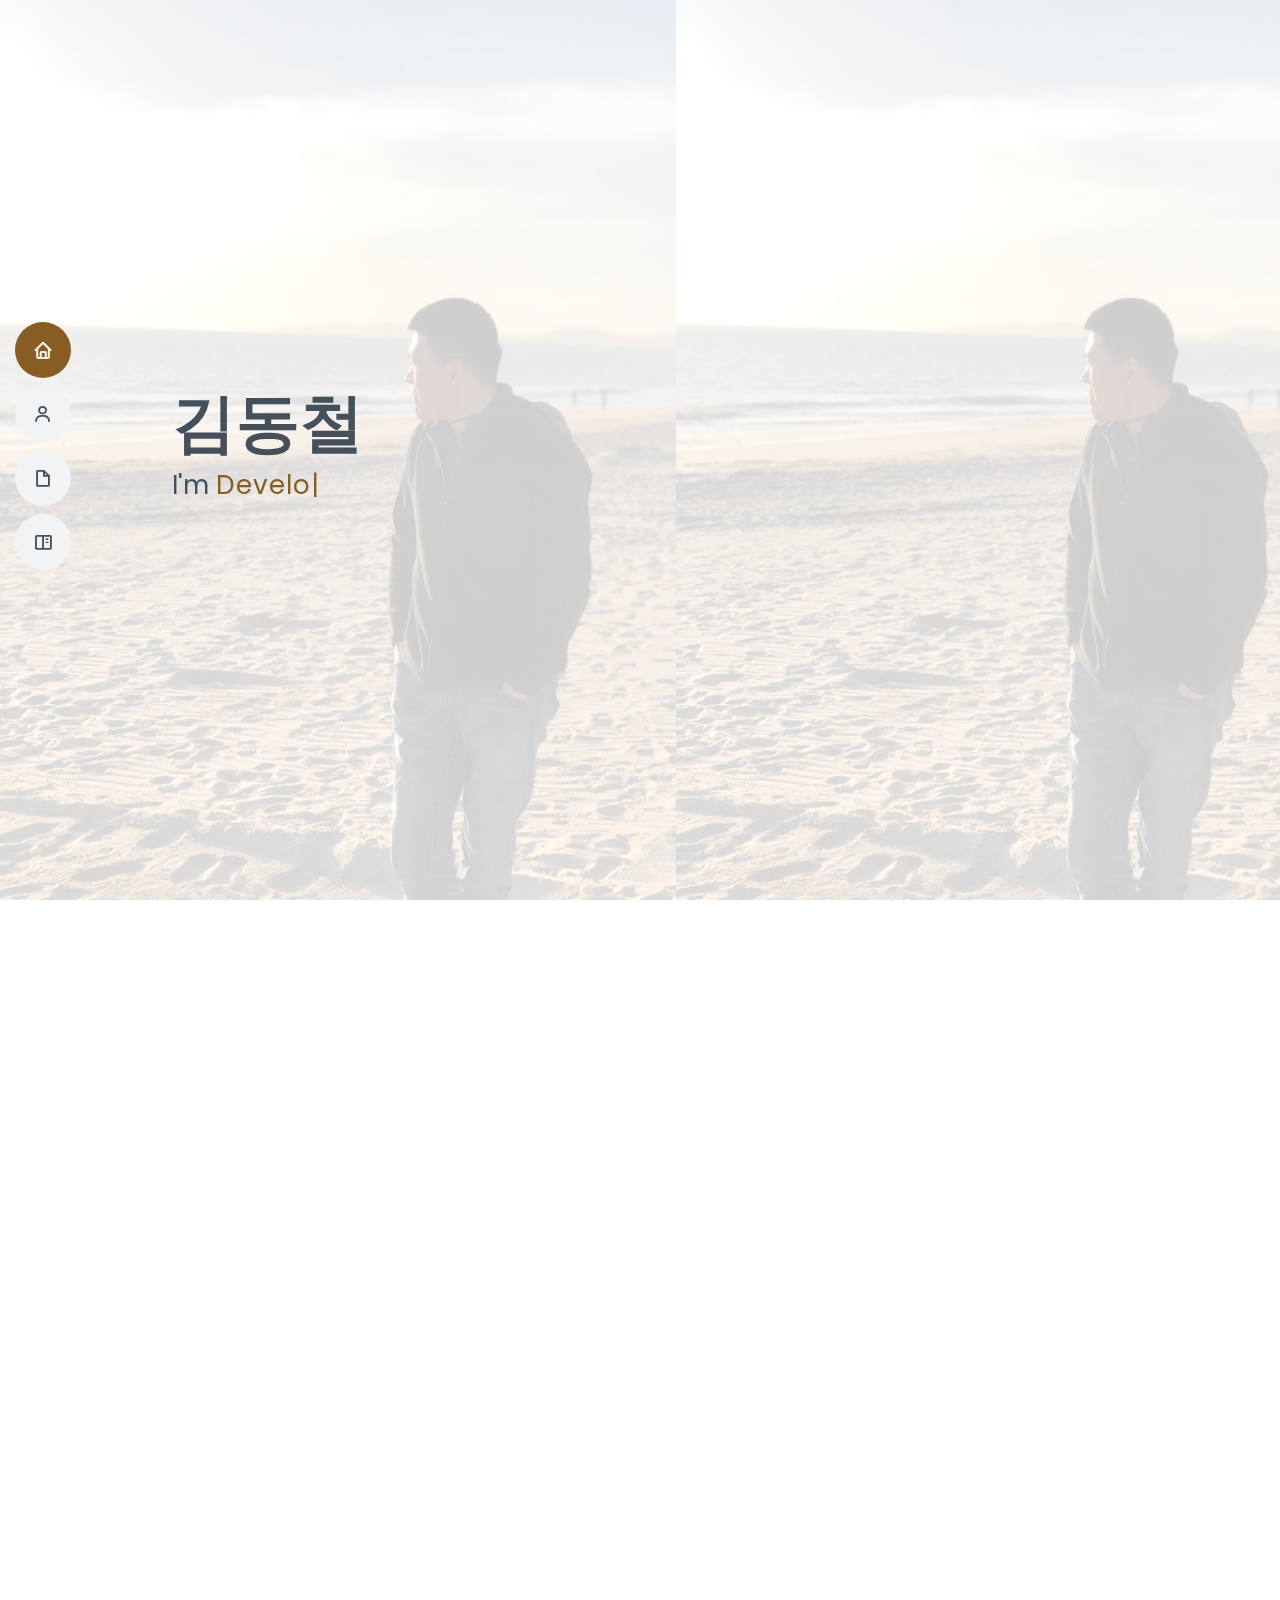
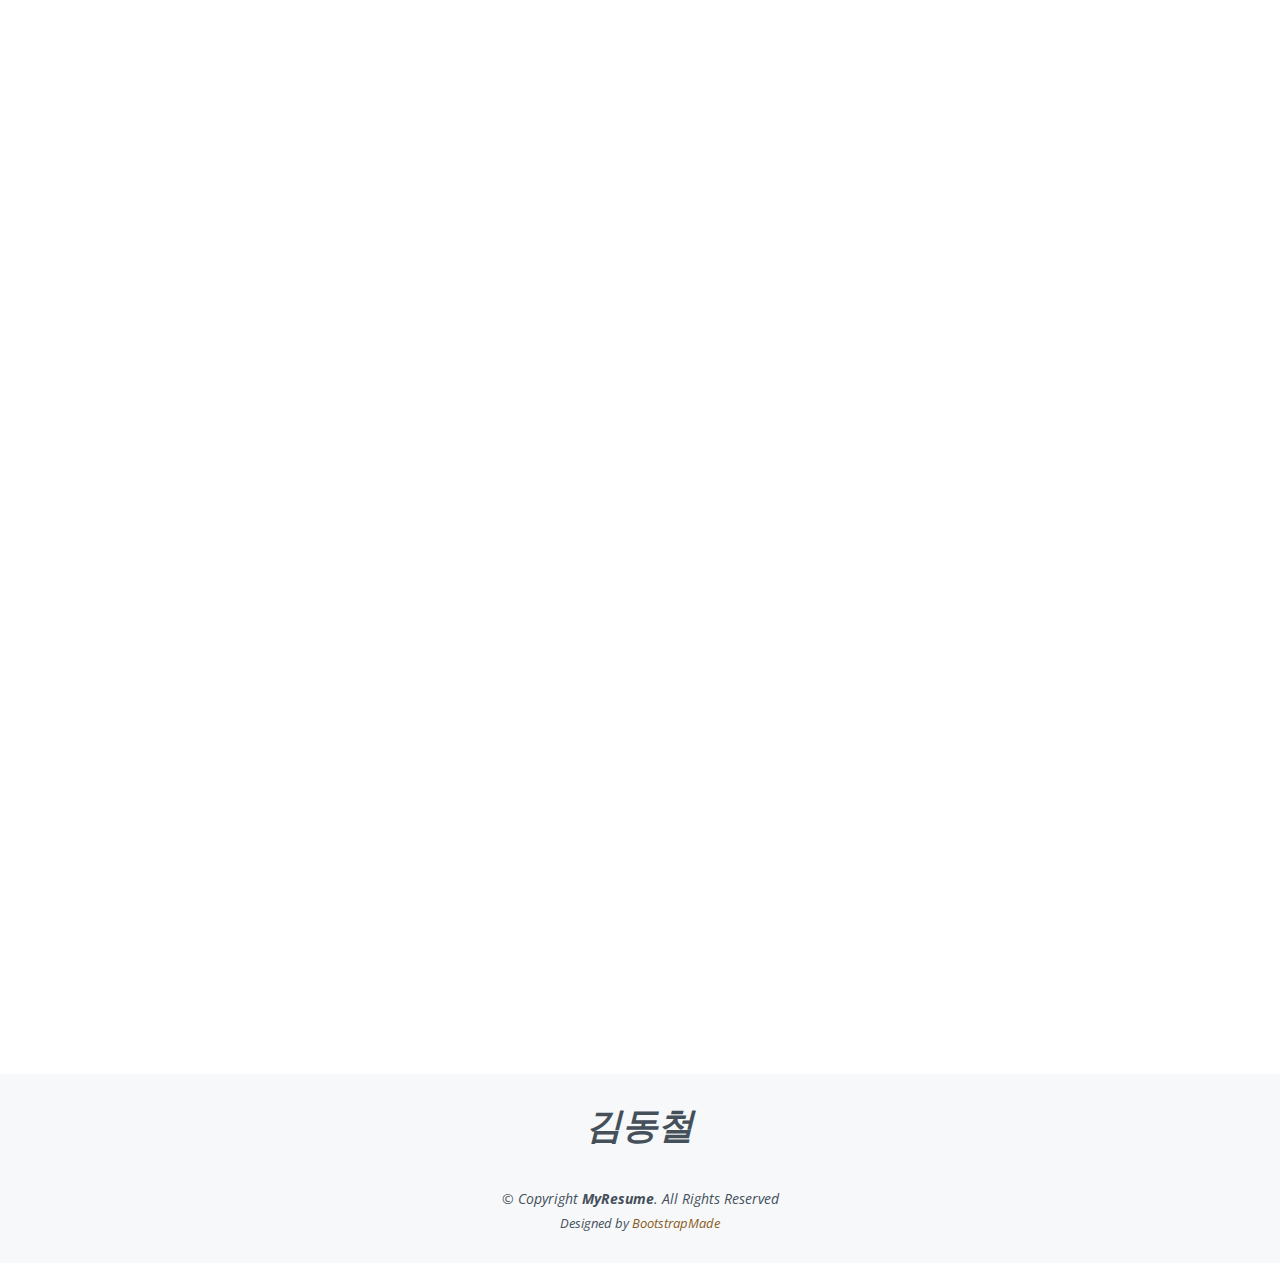
<file: index.html>
<!DOCTYPE html>
<html lang="en">

<head>
  <meta charset="utf-8">
  <meta content="width=device-width, initial-scale=1.0" name="viewport">

  <title>김동철 포트폴리오</title>
  <meta content="" name="description">
  <meta content="" name="keywords">

  <!-- Favicons -->
  <link href="assets/img/favicon.png" rel="icon">
  <link href="assets/img/apple-touch-icon.png" rel="apple-touch-icon">

  <!-- Google Fonts -->
  <link href="https://fonts.googleapis.com/css?family=Open+Sans:300,300i,400,400i,600,600i,700,700i|Raleway:300,300i,400,400i,500,500i,600,600i,700,700i|Poppins:300,300i,400,400i,500,500i,600,600i,700,700i" rel="stylesheet">

  <!-- Vendor CSS Files -->
  <link href="assets/vendor/aos/aos.css" rel="stylesheet">
  <link href="assets/vendor/bootstrap/css/bootstrap.min.css" rel="stylesheet">
  <link href="assets/vendor/bootstrap-icons/bootstrap-icons.css" rel="stylesheet">
  <link href="assets/vendor/boxicons/css/boxicons.min.css" rel="stylesheet">
  <link href="assets/vendor/glightbox/css/glightbox.min.css" rel="stylesheet">
  <link href="assets/vendor/swiper/swiper-bundle.min.css" rel="stylesheet">

  <!-- Template Main CSS File -->
  <link href="assets/css/style.css" rel="stylesheet">

  <!-- =======================================================
  * Template Name: MyResume - v4.6.0
  * Template URL: https://bootstrapmade.com/free-html-bootstrap-template-my-resume/
  * Author: BootstrapMade.com
  * License: https://bootstrapmade.com/license/
  ======================================================== -->
</head>

<body>

  <!-- ======= Mobile nav toggle button ======= -->
  <!-- <button type="button" class="mobile-nav-toggle d-xl-none"><i class="bi bi-list mobile-nav-toggle"></i></button> -->
  <i class="bi bi-list mobile-nav-toggle d-xl-none"></i>
  <!-- ======= Header ======= -->
  <header id="header" class="d-flex flex-column justify-content-center">

    <nav id="navbar" class="navbar nav-menu">
      <ul>
        <li><a href="#hero" class="nav-link scrollto active"><i class="bx bx-home"></i> <span>Home</span></a></li>
        <li><a href="#about" class="nav-link scrollto"><i class="bx bx-user"></i> <span>About</span></a></li>
        <li><a href="#resume" class="nav-link scrollto"><i class="bx bx-file-blank"></i> <span>Resume</span></a></li>
        <li><a href="#portfolio" class="nav-link scrollto"><i class="bx bx-book-content"></i> <span>Portfolio</span></a></li>
        <!-- <li><a href="#services" class="nav-link scrollto"><i class="bx bx-server"></i> <span>Services</span></a></li> -->
        <!-- <li><a href="#contact" class="nav-link scrollto"><i class="bx bx-envelope"></i> <span>Contact</span></a></li> -->
      </ul>
    </nav><!-- .nav-menu -->

  </header><!-- End Header -->

  <!-- ======= Hero Section ======= -->
  <section id="hero" class="d-flex flex-column justify-content-center">
    <div class="container" data-aos="zoom-in" data-aos-delay="100">
      <h1>김동철</h1>
      <p>I'm <span class="typed" data-typed-items="Developer"></span></p>
      <!-- <div class="social-links">
        <a href="#" class="twitter"><i class="bx bxl-twitter"></i></a>
        <a href="#" class="facebook"><i class="bx bxl-facebook"></i></a>
        <a href="#" class="instagram"><i class="bx bxl-instagram"></i></a>
        <a href="#" class="google-plus"><i class="bx bxl-skype"></i></a>
        <a href="#" class="linkedin"><i class="bx bxl-linkedin"></i></a>
      </div> -->
    </div>
  </section><!-- End Hero -->

  <main id="main">

    <!-- ======= About Section ======= -->
    <section id="about" class="about">
      <div class="container" data-aos="fade-up">

        <div class="section-title">
          <h2>About</h2>
          
          <p>김동철</p>
        </div>

        <div class="row">
          <div class="col-lg-4">
            <img src="assets/img/profile-img4.jpeg" class="img-fluid" alt="">
          </div>
          <div class="col-lg-8 pt-4 pt-lg-0 content">
            <h3>응용 소프트웨어 개발자</h3>
            <p class="fst-italic">
            </p>
            <div class="row">
              <div class="col-lg-6">
                <ul>
                  <li><i class="bi bi-chevron-right"></i> <strong>생년월일:</strong> <span>1994년 8월 23일</span></li>
                  <li><i class="bi bi-chevron-right"></i> <strong>블로그:</strong> <span><a href="https://lhoiktiv.tistory.com/" target="_blank" rel="noopener noreferrer"> https://lhoiktiv.tistory.com/</a></span></li>
                  <li><i class="bi bi-chevron-right"></i> <strong>Email:</strong> <span>ehdcjf940823@gmail.com</span></li>
                  <li><i class="bi bi-chevron-right"></i> <strong>github:</strong> <span><a href="https://github.com/ehdcjf" target="_blank" rel="noopener noreferrer">https://github.com/ehdcjf</a> </span></li>
                </ul>
              </div>
              <div class="col-lg-6">
                <ul>
                  
                  <li><i class="bi bi-chevron-right"></i> <strong>병역:</strong> <span>육군 병장 만기제대</span></li>
                  <li><i class="bi bi-chevron-right"></i> <strong>전화번호:</strong> <span>010 7428 0177</span></li>
                  <li><i class="bi bi-chevron-right"></i> <strong>거주지:</strong> <span>서울특별시 <del>송파구</del>  은평구 </span></li>
                </ul>
              </div>
            </div>
            <p>
              
            </p>
          </div>
        </div>

      </div>
    </section><!-- End About Section -->

    <!-- ======= Facts Section ======= -->
     <!--<section id="facts" class="facts">
      <div class="container" data-aos="fade-up">

        <div class="section-title">
          <h2>Facts</h2>
          <p>Magnam dolores commodi suscipit. Necessitatibus eius consequatur ex aliquid fuga eum quidem. Sit sint consectetur velit. Quisquam quos quisquam cupiditate. Et nemo qui impedit suscipit alias ea. Quia fugiat sit in iste officiis commodi quidem hic quas.</p>
        </div>

        <div class="row">

          <div class="col-lg-3 col-md-6">
            <div class="count-box">
              <i class="bi bi-emoji-smile"></i>
              <span data-purecounter-start="0" data-purecounter-end="232" data-purecounter-duration="1" class="purecounter"></span>
              <p>Happy Clients</p>
            </div>
          </div>

          <div class="col-lg-3 col-md-6 mt-5 mt-md-0">
            <div class="count-box">
              <i class="bi bi-journal-richtext"></i>
              <span data-purecounter-start="0" data-purecounter-end="521" data-purecounter-duration="1" class="purecounter"></span>
              <p>Projects</p>
            </div>
          </div>

          <div class="col-lg-3 col-md-6 mt-5 mt-lg-0">
            <div class="count-box">
              <i class="bi bi-headset"></i>
              <span data-purecounter-start="0" data-purecounter-end="1463" data-purecounter-duration="1" class="purecounter"></span>
              <p>Hours Of Support</p>
            </div>
          </div>

          <div class="col-lg-3 col-md-6 mt-5 mt-lg-0">
            <div class="count-box">
              <i class="bi bi-award"></i>
              <span data-purecounter-start="0" data-purecounter-end="25" data-purecounter-duration="1" class="purecounter"></span>
              <p>Awards</p>
            </div>
          </div>

        </div>

      </div>
    </section>-->   <!-- End Facts Section -->

    <!-- ======= Skills Section ======= -->
    <section id="skills" class="skills section-bg">
      <div class="container" data-aos="fade-up">

        <div class="section-title">
          <h2>Skills(Hours)</h2>
          <p>기술스택</p>
        </div>
        <div class="row skills-content">

          <div class="col-lg-6">

            <div class="progress">
              <span class="skill">TypeScript</span>  
            </div>

            <div class="progress">
              <span class="skill">MySql</span>
              
            </div>

            <div class="progress">
              <span class="skill">React</span>
            </div>

          </div>

          <div class="col-lg-6">
            <div class="progress">
              <span class="skill">Node.js</span>
            </div>

            <div class="progress">
              <span class="skill">MongoDB</span>
            </div>
          </div>

        </div>

      </div>
    </section><!-- End Skills Section -->

    <!-- ======= Resume Section ======= -->
    <section id="resume" class="resume">
      <div class="container" data-aos="fade-up">

        <div class="section-title">
          <h2>Resume</h2>
          <p></p>
        </div>

        <div class="row">
          <div class="col-lg-6">
            <!-- <h3 class="resume-title">Sumary</h3>
            <div class="resume-item pb-0">
              <h4>r김동철</h4>
              <p><em>Innovative and deadline-driven Graphic Designer with 3+ years of experience designing and developing user-centered digital/print marketing material from initial concept to final, polished deliverable.</em></p>
              <ul>
                <li>Portland par 127,Orlando, FL</li>
                <li>(123) 456-7891</li>
                <li>alice.barkley@example.com</li>
              </ul>
            </div> -->

            <div class="resume-item">
              <h4>2017.3 - 2021.2</h4>
              <h5>한국교원대 기술교육 주전공, 컴퓨터교육 복수전공</h5>
              <p><em>중등학교 정교사(2급) 기술</em></p>
              <p><em>중등학교 정교사(2급) 정보 컴퓨터</em></p>
              <!-- <p><em><a href="edu-details.html" class="portfolio-details-lightbox" data-glightbox="type: external" title="Education Details"><i class="bx bx-link"></i>이수과목</a></em></p> -->
            </div>
            <div class="resume-item">
              <h4>2020.11</h4>
              <h5>정보처리기사 취득</h5>
              <p><em>자격증번호:20203010357V</em></p>
            </div>
            <div class="resume-item">
              <h4>2021.3 - 2021.12</h4>
              <h5>블록체인 기반 핀테크 및 응용 SW개발자 양성과정(경일게임아카데미)</h5>
              <p><em>Html/CSS, javascript, Node.js, React, Next, AWS, solidity, litecoin build, klaytn</p>
            </div>
          </div>
          <div class="resume-item">
            <h4>2022.01 - 2022.06 </h4>
            <h5>시티랩스 개발팀 사원</h5>
            <p>
              <em>하이퍼레저패브릭을 기반으로 한 동영상 강의 서비스 PoC <br><br>
              <a href="https://e-3da.com/" target="_blank" rel="noopener noreferrer">e-3DA</a>국가연구개발사업 E3DA: React,Node.js, MongoDB 프론트엔드와 백엔드 개발 <br>
            </em>
            </p>
          </div>
          <div class="resume-item">
            <h4>2022.08 ~ </h4>
            <h5>엔포트버스 Backend1팀 대리</h5>
            <p>
              <em>
                Proxy 서버 개발: 클라이언트(Next.js - Websocket)와 서버(C++ - TCP/UDP) 간 통신 중계<br><br>
                외부 API 분석 및 호출 작업 수행 <br><br>
                Proxy 서버를 활용한 다양한 프로젝트 참여: 거래소, NFT 마켓, 광고 서비스, 온라인 카지노 등 <br><br>
                PHP로 작성된 모바일 게임 서버를 Nest.js로 마이그레이션 <br><br>
                백오피스 개발 <br><br>
            </em>
            </p>
          </div>
        </div>
          <!-- <div class="col-lg-6">
            <h3 class="resume-title">Professional Experience</h3>
            <div class="resume-item">
              <h4>Senior graphic design specialist</h4>
              <h5>2019 - Present</h5>
              <p><em>Experion, New York, NY </em></p>
              <ul>
                <li>Lead in the design, development, and implementation of the graphic, layout, and production communication materials</li>
                <li>Delegate tasks to the 7 members of the design team and provide counsel on all aspects of the project. </li>
                <li>Supervise the assessment of all graphic materials in order to ensure quality and accuracy of the design</li>
                <li>Oversee the efficient use of production project budgets ranging from $2,000 - $25,000</li>
              </ul>
            </div>
            <div class="resume-item">
              <h4>Graphic design specialist</h4>
              <h5>2017 - 2018</h5>
              <p><em>Stepping Stone Advertising, New York, NY</em></p>
              <ul>
                <li>Developed numerous marketing programs (logos, brochures,infographics, presentations, and advertisements).</li>
                <li>Managed up to 5 projects or tasks at a given time while under pressure</li>
                <li>Recommended and consulted with clients on the most appropriate graphic design</li>
                <li>Created 4+ design presentations and proposals a month for clients and account managers</li>
              </ul>
            </div>
          </div>
        </div> -->

      </div>
    </section><!-- End Resume Section -->

    

    <!-- ======= Portfolio Section ======= -->
    <section id="portfolio" class="portfolio section-bg">
      <div class="container" data-aos="fade-up">

        <div class="section-title">
          <h2>Portfolio</h2>
          <!-- <p>10개월 결과물</p> -->
        </div>

        <!-- <div class="row">
          <div class="col-lg-12 d-flex justify-content-center" data-aos="fade-up" data-aos-delay="100">
            <ul id="portfolio-flters">
              <li data-filter=".filter-all">All</li>
              <li data-filter=".filter-bc">BlockChain</li>
              <li data-filter=".filter-team">Team</li>
              <li data-filter=".filter-solo">Solo</li>
            </ul>
          </div>
        </div> -->

        <div class="row portfolio-container" data-aos="fade-up" data-aos-delay="200">

          <!-- <div class="col-lg-4 col-md-6 portfolio-item filter-app">
            <div class="portfolio-wrap">
              <img src="assets/img/portfolio/portfolio-1.jpg" class="img-fluid" alt="">
              <div class="portfolio-info">
                <h4>App 1</h4>
                <p>App</p>
                <div class="portfolio-links">
                  <a href="assets/img/portfolio/portfolio-1.jpg" data-gallery="portfolioGallery" class="portfolio-lightbox" title="App 1"><i class="bx bx-plus"></i></a>
                  <a href="portfolio-details.html" class="portfolio-details-lightbox" data-glightbox="type: external" title="Portfolio Details"><i class="bx bx-link"></i></a>
                </div>
              </div>
            </div>
          </div> 
      <div class="col-lg-4 col-md-6 portfolio-item filter-solo filter-all">
            <div class="portfolio-wrap">
              <img src="assets/img/portfolio/portfolio-8.png" class="img-fluid" alt="">
              <div class="portfolio-info">
                <h4>Node.js 서버개발자 자격요건 부수기</h4>
                <p>Next.js  + Node.js + MongoDB</p>
                <div class="portfolio-links">
                  <a href="portfolio-details-8.html" class="portfolio-details-lightbox" data-glightbox="type: external" title="Portfolio Details"><i class="bx bx-plus"></i></a>
                </div>
              </div>
            </div>
          </div>-->

          <div class="col-lg-4 col-md-6 portfolio-item filter-solo filter-all">
            <div class="portfolio-wrap">
              <img src="assets/img/portfolio/cascadia.jpg" class="img-fluid" alt="">
              <div class="portfolio-info">
                <h4>캐스캐디아</h4>
                <p>babylonjs, blender</p>
                <div class="portfolio-links">
                  <a href="portfolio-details-9.html" class="portfolio-details-lightbox" data-glightbox="type: external" title="Portfolio Details"><i class="bx bx-plus"></i></a>
                </div>
              </div>
            </div>
          </div>
          <div class="col-lg-4 col-md-6 portfolio-item filter-bc filter-team filter-all">
            <div class="portfolio-wrap">
              <img src="assets/img/portfolio/portfolio-6-1.png" class="img-fluid" alt="">
              <div class="portfolio-info">
                <h4>NFT 의류 쇼핑몰</h4>
                <p>React + Node.js + Klaytn</p>
                <div class="portfolio-links">
                  <a href="portfolio-details-6.html" class="portfolio-details-lightbox" data-glightbox="type: external" title="Portfolio Details"><i class="bx bx-plus"></i></a>
                </div>
              </div>
            </div>
          </div>

          <div class="col-lg-4 col-md-6 portfolio-item filter-bc filter-team filter-all">
            <div class="portfolio-wrap">
              <img src="assets/img/portfolio/portfolio-5-1.png" class="img-fluid" alt="">
              <div class="portfolio-info">
                <h4>악어코인 거래소</h4>
                <p>React + Node.js + Altcoin</p>
                <div class="portfolio-links">
                  <a href="portfolio-details-5.html" class="portfolio-details-lightbox" data-glightbox="type: external" title="Portfolio Details"><i class="bx bx-plus"></i></a>
                </div>
              </div>
            </div>
          </div>

          <div class="col-lg-4 col-md-6 portfolio-item filter-bc filter-solo  filter-all">
            <div class="portfolio-wrap">
              <img src="assets/img/portfolio/portfolio-5-10.png" class="img-fluid" alt="">
              <div class="portfolio-info">
                <h4>악어코인 빌드</h4>
                <p>litecoin + rpc통신</p>
                <div class="portfolio-links">
                  <a href="portfolio-details-7.html" class="portfolio-details-lightbox" data-glightbox="type: external" title="Portfolio Details"><i class="bx bx-plus"></i></a>
                </div>
              </div>
            </div>
          </div>
          <!-- <div class="col-lg-4 col-md-6 portfolio-item filter-solo filter-team filter-all">
            <div class="portfolio-wrap">
              <img src="assets/img/portfolio/portfolio-4-1.gif" class="img-fluid" alt="">
              <div class="portfolio-info">
                <h4>프레지던트 메이커</h4>
                <p>React + Node.js</p>
                <div class="portfolio-links">
                  <a href="portfolio-details-4.html" class="portfolio-details-lightbox" data-glightbox="type: external" title="Portfolio Details"><i class="bx bx-plus"></i></a>
                </div>
              </div>
            </div>
          </div>
          <div class="col-lg-4 col-md-6 portfolio-item filter-team filter-all">
            <div class="portfolio-wrap">
              <img src="assets/img/portfolio/portfolio-3-1.gif" class="img-fluid" alt="">
              <div class="portfolio-info">
                <h4>학원 사이트 리뉴얼</h4>
                <p>html,css,javascript + Node.js</p>
                <div class="portfolio-links">
                  <a href="portfolio-details-3.html" class="portfolio-details-lightbox" data-glightbox="type: external" title="Portfolio Details"><i class="bx bx-plus"></i></a>
                </div>
              </div>
            </div>
          </div>
          <div class="col-lg-4 col-md-6 portfolio-item filter-team filter-all">
            <div class="portfolio-wrap">
              <img src="assets/img/portfolio/portfolio-2_2.png" class="img-fluid" alt="">
              <div class="portfolio-info">
                <h4>게시판 미니 프로젝트</h4>
                <p>html,css,javascript + Node.js</p>
                <div class="portfolio-links">
                  <a href="portfolio-details-2.html" class="portfolio-details-lightbox" data-glightbox="type: external" title="Portfolio Details"><i class="bx bx-plus"></i></a>
                </div>
              </div>
            </div>
          </div>  -->
         

          <!-- <div class="col-lg-4 col-md-6 portfolio-item filter-app">
            <div class="portfolio-wrap">
              <img src="assets/img/portfolio/portfolio-3.jpg" class="img-fluid" alt="">
              <div class="portfolio-info">
                <h4>App 2</h4>
                <p>App</p>
                <div class="portfolio-links">
                  <a href="assets/img/portfolio/portfolio-3.jpg" data-gallery="portfolioGallery" class="portfolio-lightbox" title="App 2"><i class="bx bx-plus"></i></a>
                  <a href="portfolio-details.html" class="portfolio-details-lightbox" data-glightbox="type: external" title="Portfolio Details"><i class="bx bx-link"></i></a>
                </div>
              </div>
            </div>
          </div>

          <div class="col-lg-4 col-md-6 portfolio-item filter-card">
            <div class="portfolio-wrap">
              <img src="assets/img/portfolio/portfolio-4.jpg" class="img-fluid" alt="">
              <div class="portfolio-info">
                <h4>Card 2</h4>
                <p>Card</p>
                <div class="portfolio-links">
                  <a href="assets/img/portfolio/portfolio-4.jpg" data-gallery="portfolioGallery" class="portfolio-lightbox" title="Card 2"><i class="bx bx-plus"></i></a>
                  <a href="portfolio-details.html" class="portfolio-details-lightbox" data-glightbox="type: external" title="Portfolio Details"><i class="bx bx-link"></i></a>
                </div>
              </div>
            </div>
          </div>

          <div class="col-lg-4 col-md-6 portfolio-item filter-web">
            <div class="portfolio-wrap">
              <img src="assets/img/portfolio/portfolio-5.jpg" class="img-fluid" alt="">
              <div class="portfolio-info">
                <h4>Web 2</h4>
                <p>Web</p>
                <div class="portfolio-links">
                  <a href="assets/img/portfolio/portfolio-5.jpg" data-gallery="portfolioGallery" class="portfolio-lightbox" title="Web 2"><i class="bx bx-plus"></i></a>
                  <a href="portfolio-details.html" class="portfolio-details-lightbox" data-glightbox="type: external" title="Portfolio Details"><i class="bx bx-link"></i></a>
                </div>
              </div>
            </div>
          </div>

          <div class="col-lg-4 col-md-6 portfolio-item filter-app">
            <div class="portfolio-wrap">
              <img src="assets/img/portfolio/portfolio-6.jpg" class="img-fluid" alt="">
              <div class="portfolio-info">
                <h4>App 3</h4>
                <p>App</p>
                <div class="portfolio-links">
                  <a href="assets/img/portfolio/portfolio-6.jpg" data-gallery="portfolioGallery" class="portfolio-lightbox" title="App 3"><i class="bx bx-plus"></i></a>
                  <a href="portfolio-details.html" class="portfolio-details-lightbox" data-glightbox="type: external" title="Portfolio Details"><i class="bx bx-link"></i></a>
                </div>
              </div>
            </div>
          </div>

          <div class="col-lg-4 col-md-6 portfolio-item filter-card">
            <div class="portfolio-wrap">
              <img src="assets/img/portfolio/portfolio-7.jpg" class="img-fluid" alt="">
              <div class="portfolio-info">
                <h4>Card 1</h4>
                <p>Card</p>
                <div class="portfolio-links">
                  <a href="assets/img/portfolio/portfolio-7.jpg" data-gallery="portfolioGallery" class="portfolio-lightbox" title="Card 1"><i class="bx bx-plus"></i></a>
                  <a href="portfolio-details.html" class="portfolio-details-lightbox" data-glightbox="type: external" title="Portfolio Details"><i class="bx bx-link"></i></a>
                </div>
              </div>
            </div>
          </div>

          <div class="col-lg-4 col-md-6 portfolio-item filter-card">
            <div class="portfolio-wrap">
              <img src="assets/img/portfolio/portfolio-8.jpg" class="img-fluid" alt="">
              <div class="portfolio-info">
                <h4>Card 3</h4>
                <p>Card</p>
                <div class="portfolio-links">
                  <a href="assets/img/portfolio/portfolio-8.jpg" data-gallery="portfolioGallery" class="portfolio-lightbox" title="Card 3"><i class="bx bx-plus"></i></a>
                  <a href="portfolio-details.html" class="portfolio-details-lightbox" data-glightbox="type: external" title="Portfolio Details"><i class="bx bx-link"></i></a>
                </div>
              </div>
            </div>
          </div>

          <div class="col-lg-4 col-md-6 portfolio-item filter-web">
            <div class="portfolio-wrap">
              <img src="assets/img/portfolio/portfolio-9.jpg" class="img-fluid" alt="">
              <div class="portfolio-info">
                <h4>Web 3</h4>
                <p>Web</p>
                <div class="portfolio-links">
                  <a href="assets/img/portfolio/portfolio-9.jpg" data-gallery="portfolioGallery" class="portfolio-lightbox" title="Web 3"><i class="bx bx-plus"></i></a>
                  <a href="portfolio-details.html" class="portfolio-details-lightbox" data-glightbox="type: external" title="Portfolio Details"><i class="bx bx-link"></i></a>
                </div>
              </div>
            </div>
          </div>

        </div> -->

      </div>
    </section><!-- End Portfolio Section -->

    
    <!-- ======= Contact Section ======= -->
    <section id="contact" class="contact">
      <div class="container" data-aos="fade-up">

        <div class="section-title">
          <h2>Contact</h2>
        </div>

        <div class="row mt-1">

          <div class="col-lg-4">
            <div class="info">
              <div class="address">
                <i class="bi bi-geo-alt"></i>
                <h4>Location:</h4>
                <p>서울특별시 은평구</p>
              </div>

              <div class="email">
                <i class="bi bi-envelope"></i>
                <h4>Email:</h4>
                <p>ehdcjf940823@gmail.com</p>
              </div>

              <div class="phone">
                <i class="bi bi-phone"></i>
                <h4>Call:</h4>
                <p>010 7428 0177</p>
              </div>

            </div>

          </div>



        </div>

      </div>
    </section><!-- End Contact Section -->

  </main><!-- End #main -->

  <!-- ======= Footer ======= -->
  <footer id="footer">
    <div class="container">
      <h3>김동철</h3>
      <p></p>
      <!-- <div class="social-links">
        <a href="#" class="twitter"><i class="bx bxl-twitter"></i></a>
        <a href="#" class="facebook"><i class="bx bxl-facebook"></i></a>
        <a href="#" class="instagram"><i class="bx bxl-instagram"></i></a>
        <a href="#" class="google-plus"><i class="bx bxl-skype"></i></a>
        <a href="#" class="linkedin"><i class="bx bxl-linkedin"></i></a>
      </div> -->
      <div class="copyright">
        &copy; Copyright <strong><span>MyResume</span></strong>. All Rights Reserved
      </div>
      <div class="credits">
        <!-- All the links in the footer should remain intact. -->
        <!-- You can delete the links only if you purchased the pro version. -->
        <!-- Licensing information: [license-url] -->
        <!-- Purchase the pro version with working PHP/AJAX contact form: https://bootstrapmade.com/free-html-bootstrap-template-my-resume/ -->
        Designed by <a href="https://bootstrapmade.com/">BootstrapMade</a>
      </div>
    </div>
  </footer><!-- End Footer -->

  <div id="preloader"></div>
  <a href="#" class="back-to-top d-flex align-items-center justify-content-center"><i class="bi bi-arrow-up-short"></i></a>

  <!-- Vendor JS Files -->
  <script src="assets/vendor/aos/aos.js"></script>
  <script src="assets/vendor/bootstrap/js/bootstrap.bundle.min.js"></script>
  <script src="assets/vendor/glightbox/js/glightbox.min.js"></script>
  <script src="assets/vendor/isotope-layout/isotope.pkgd.min.js"></script>
  <script src="assets/vendor/php-email-form/validate.js"></script>
  <script src="assets/vendor/purecounter/purecounter.js"></script>
  <script src="assets/vendor/swiper/swiper-bundle.min.js"></script>
  <script src="assets/vendor/typed.js/typed.min.js"></script>
  <script src="assets/vendor/waypoints/noframework.waypoints.js"></script>

  <!-- Template Main JS File -->
  <script src="assets/js/main.js"></script>

</body>

</html>
</file>
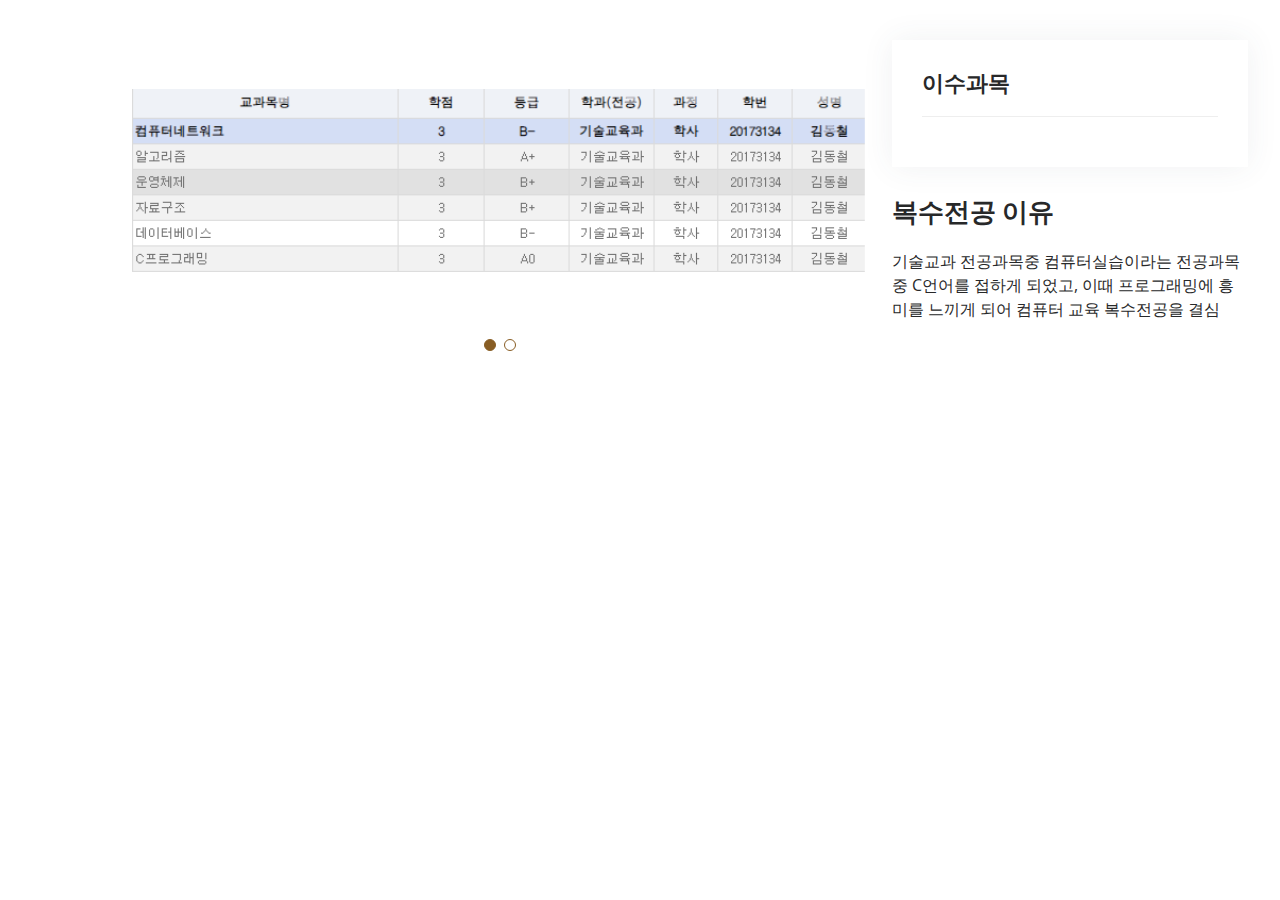
<file: edu-details.html>
<!DOCTYPE html>
<!DOCTYPE html>
<html lang="en">
  <head>
    <meta charset="utf-8" />
    <meta content="width=device-width, initial-scale=1.0" name="viewport" />

    <title>Education Details</title>
    <meta content="" name="description" />
    <meta content="" name="keywords" />

    <!-- Favicons -->
    <link href="assets/img/favicon.png" rel="icon" />
    <link href="assets/img/apple-touch-icon.png" rel="apple-touch-icon" />

    <!-- Google Fonts -->
    <link
      href="https://fonts.googleapis.com/css?family=Open+Sans:300,300i,400,400i,600,600i,700,700i|Raleway:300,300i,400,400i,500,500i,600,600i,700,700i|Poppins:300,300i,400,400i,500,500i,600,600i,700,700i"
      rel="stylesheet"
    />

    <!-- Vendor CSS Files -->
    <link href="assets/vendor/aos/aos.css" rel="stylesheet" />
    <link
      href="assets/vendor/bootstrap/css/bootstrap.min.css"
      rel="stylesheet"
    />
    <link
      href="assets/vendor/bootstrap-icons/bootstrap-icons.css"
      rel="stylesheet"
    />
    <link href="assets/vendor/boxicons/css/boxicons.min.css" rel="stylesheet" />
    <link
      href="assets/vendor/glightbox/css/glightbox.min.css"
      rel="stylesheet"
    />
    <link href="assets/vendor/swiper/swiper-bundle.min.css" rel="stylesheet" />

    <!-- Template Main CSS File -->
    <link href="assets/css/style.css" rel="stylesheet" />

    <!-- =======================================================
  * Template Name: MyResume - v4.6.0
  * Template URL: https://bootstrapmade.com/free-html-bootstrap-template-my-resume/
  * Author: BootstrapMade.com
  * License: https://bootstrapmade.com/license/
  ======================================================== -->
  </head>

  <body>
    <main id="main">
      <!-- ======= Portfolio Details Section ======= -->
      <section id="portfolio-details" class="portfolio-details">
        <div class="container">
          <div class="row gy-4">
            <div class="col-lg-8">
              <div class="portfolio-details-slider swiper">
                <div class="swiper-wrapper align-items-center">
                  <div class="swiper-slide">
                    <img src="assets/img/edu1.png" alt="" />
                  </div>

                  <div class="swiper-slide">
                    <img src="assets/img/edu2.png" alt="" />
                  </div>
                </div>
                <div class="swiper-pagination"></div>
              </div>
            </div>

            <div class="col-lg-4">
              <div class="portfolio-info">
                <h3>이수과목</h3>
              </div>
              <div class="portfolio-description">
                <h2>복수전공 이유</h2>
                <p>
                  기술교과 전공과목중 컴퓨터실습이라는 전공과목중 C언어를 접하게
                  되었고, 이때 프로그래밍에 흥미를 느끼게 되어 컴퓨터 교육
                  복수전공을 결심
                </p>
              </div>
            </div>
          </div>
        </div>
      </section>
      <!-- End Portfolio Details Section -->
    </main>
    <!-- End #main -->

    <div id="preloader"></div>
    <a
      href="#"
      class="back-to-top d-flex align-items-center justify-content-center"
      ><i class="bi bi-arrow-up-short"></i
    ></a>

    <!-- Vendor JS Files -->
    <script src="assets/vendor/aos/aos.js"></script>
    <script src="assets/vendor/bootstrap/js/bootstrap.bundle.min.js"></script>
    <script src="assets/vendor/glightbox/js/glightbox.min.js"></script>
    <script src="assets/vendor/isotope-layout/isotope.pkgd.min.js"></script>
    <script src="assets/vendor/php-email-form/validate.js"></script>
    <script src="assets/vendor/purecounter/purecounter.js"></script>
    <script src="assets/vendor/swiper/swiper-bundle.min.js"></script>
    <script src="assets/vendor/typed.js/typed.min.js"></script>
    <script src="assets/vendor/waypoints/noframework.waypoints.js"></script>

    <!-- Template Main JS File -->
    <script src="assets/js/main.js"></script>
  </body>
</html>
</file>
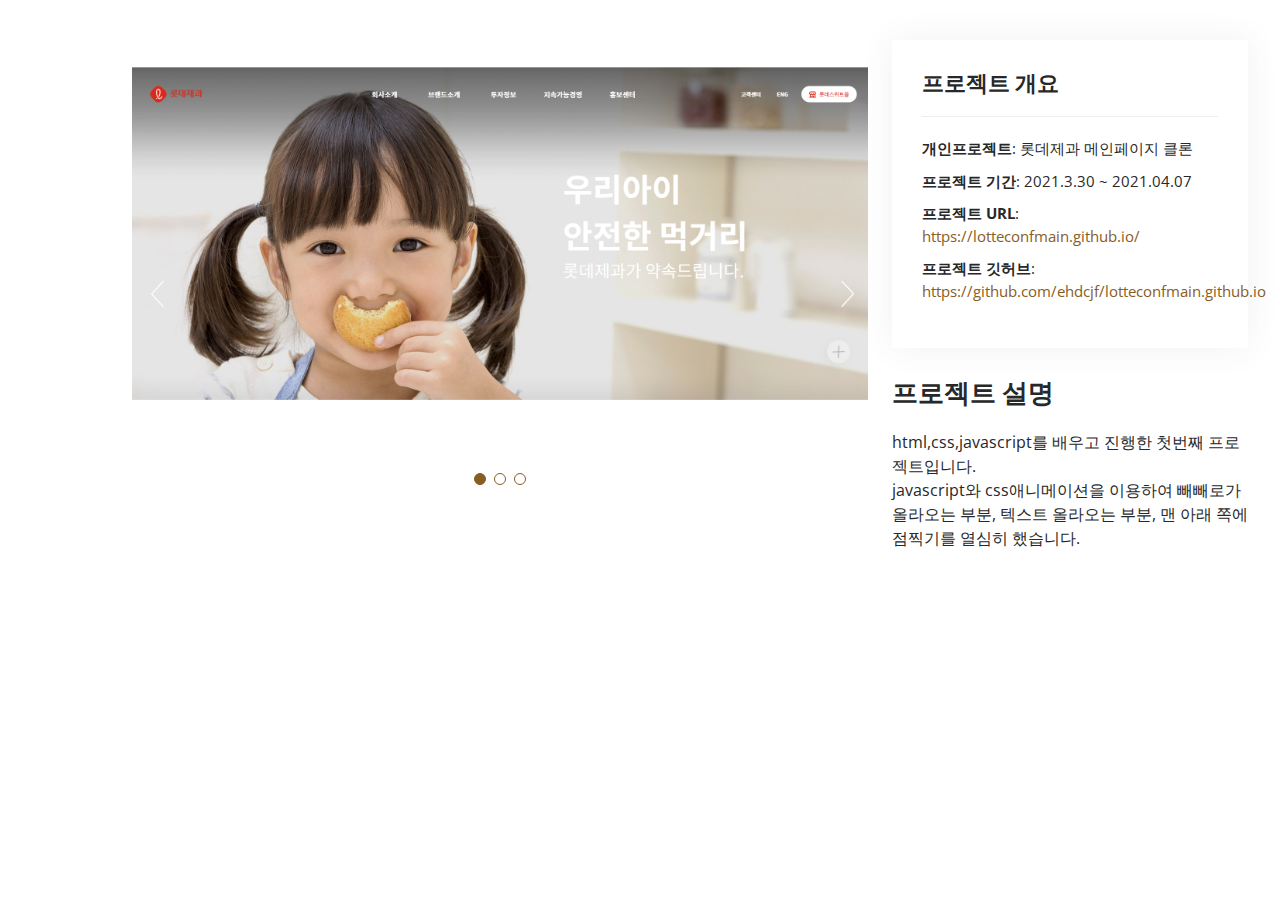
<file: portfolio-details-1.html>
<!DOCTYPE html>
<!DOCTYPE html>
<html lang="en">

<head>
  <meta charset="utf-8">
  <meta content="width=device-width, initial-scale=1.0" name="viewport">

  <title>롯데제과 메인페이지 클론</title>
  <meta content="" name="description">
  <meta content="" name="keywords">

  <!-- Favicons -->
  <link href="assets/img/favicon.png" rel="icon">
  <link href="assets/img/apple-touch-icon.png" rel="apple-touch-icon">

  <!-- Google Fonts -->
  <link href="https://fonts.googleapis.com/css?family=Open+Sans:300,300i,400,400i,600,600i,700,700i|Raleway:300,300i,400,400i,500,500i,600,600i,700,700i|Poppins:300,300i,400,400i,500,500i,600,600i,700,700i" rel="stylesheet">

  <!-- Vendor CSS Files -->
  <link href="assets/vendor/aos/aos.css" rel="stylesheet">
  <link href="assets/vendor/bootstrap/css/bootstrap.min.css" rel="stylesheet">
  <link href="assets/vendor/bootstrap-icons/bootstrap-icons.css" rel="stylesheet">
  <link href="assets/vendor/boxicons/css/boxicons.min.css" rel="stylesheet">
  <link href="assets/vendor/glightbox/css/glightbox.min.css" rel="stylesheet">
  <link href="assets/vendor/swiper/swiper-bundle.min.css" rel="stylesheet">

  <!-- Template Main CSS File -->
  <link href="assets/css/style.css" rel="stylesheet">

  <!-- =======================================================
  * Template Name: MyResume - v4.6.0
  * Template URL: https://bootstrapmade.com/free-html-bootstrap-template-my-resume/
  * Author: BootstrapMade.com
  * License: https://bootstrapmade.com/license/
  ======================================================== -->
</head>

<body>

  <main id="main">

    <!-- ======= Portfolio Details Section ======= -->
    <section id="portfolio-details" class="portfolio-details">
      <div class="container">

        <div class="row gy-4">

          <div class="col-lg-8">
            <div class="portfolio-details-slider swiper">
              <div class="swiper-wrapper align-items-center">

                <div class="swiper-slide">
                  <img src="assets/img/portfolio/portfolio-1.png" alt="">
                </div>
                <div class="swiper-slide">
                  <img src="assets/img/portfolio/portfolio-1-1.png" alt="">
                </div>
                <div class="swiper-slide">
                  <img src="assets/img/portfolio/portfolio-1-2.png" alt="">
                </div>

                

              </div>
              <div class="swiper-pagination"></div>
            </div>
          </div>

          <div class="col-lg-4">
            <div class="portfolio-info">
              <h3>프로젝트 개요</h3>
              <ul>
                <li><strong>개인프로젝트</strong>: 롯데제과 메인페이지 클론</li>
                <li><strong>프로젝트 기간</strong>: 2021.3.30 ~ 2021.04.07</li>
                <li><strong>프로젝트 URL</strong>: <a href="https://ehdcjf.github.io/lotteconfmain.github.io/" target="_blank">https://lotteconfmain.github.io/</a></li>
                <li><strong>프로젝트 깃허브</strong>: <a href="https://github.com/ehdcjf/lotteconfmain.github.io" target="_blank">https://github.com/ehdcjf/lotteconfmain.github.io</a></li>
              </ul>
            </div>
            <div class="portfolio-description">
              <h2>프로젝트 설명</h2>
              <p>
                html,css,javascript를 배우고 진행한 첫번째 프로젝트입니다.<br>
                javascript와 css애니메이션을 이용하여 빼빼로가 올라오는 부분, 
                텍스트 올라오는 부분, 맨 아래 쪽에 점찍기를 열심히 했습니다. 
              </p>
            </div>
          </div>

        </div>

      </div>
    </section><!-- End Portfolio Details Section -->

  </main><!-- End #main -->

  <div id="preloader"></div>
  <a href="#" class="back-to-top d-flex align-items-center justify-content-center"><i class="bi bi-arrow-up-short"></i></a>

  <!-- Vendor JS Files -->
  <script src="assets/vendor/aos/aos.js"></script>
  <script src="assets/vendor/bootstrap/js/bootstrap.bundle.min.js"></script>
  <script src="assets/vendor/glightbox/js/glightbox.min.js"></script>
  <script src="assets/vendor/isotope-layout/isotope.pkgd.min.js"></script>
  <script src="assets/vendor/php-email-form/validate.js"></script>
  <script src="assets/vendor/purecounter/purecounter.js"></script>
  <script src="assets/vendor/swiper/swiper-bundle.min.js"></script>
  <script src="assets/vendor/typed.js/typed.min.js"></script>
  <script src="assets/vendor/waypoints/noframework.waypoints.js"></script>

  <!-- Template Main JS File -->
  <script src="assets/js/main.js"></script>

</body>

</html>
</file>
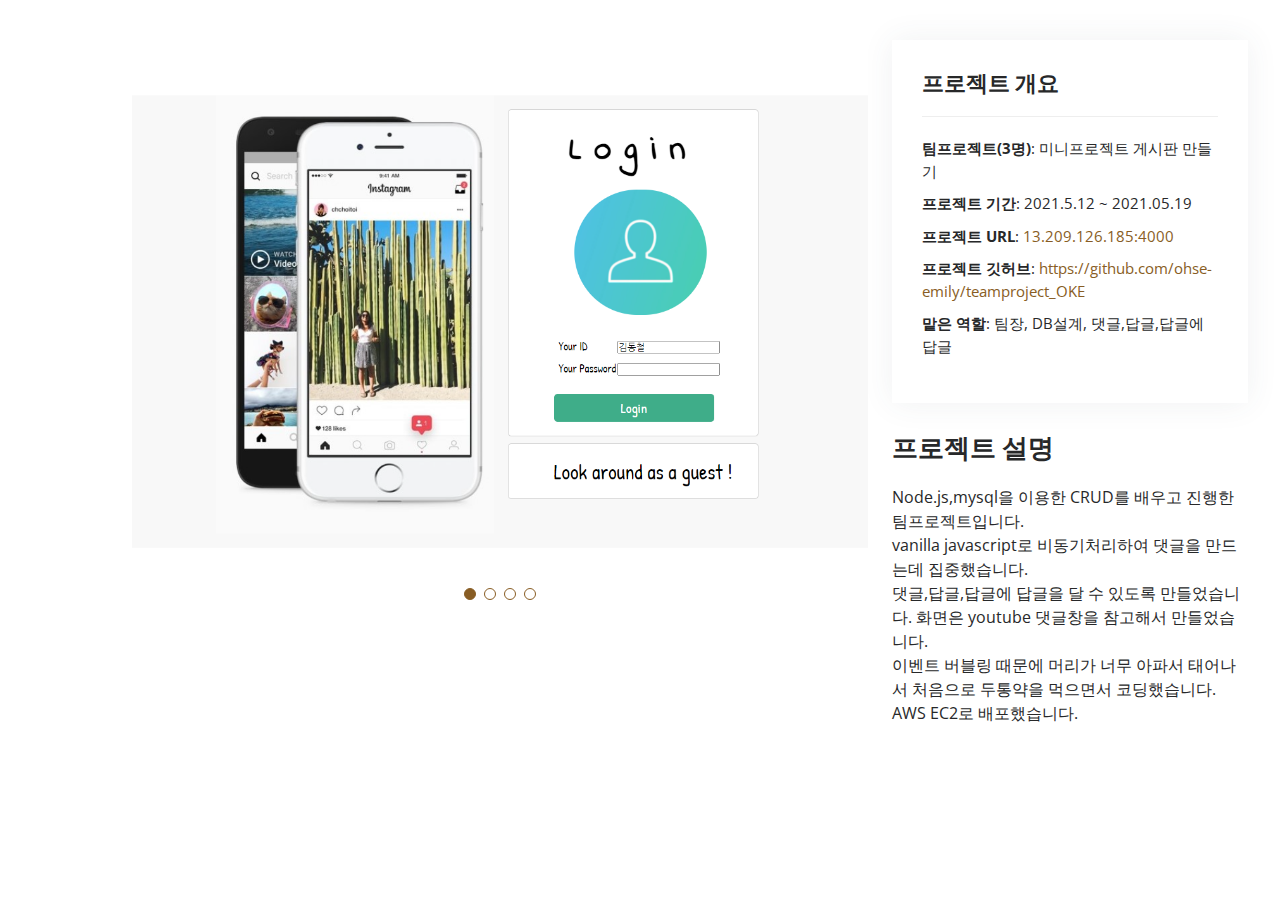
<file: portfolio-details-2.html>
<!DOCTYPE html>
<!DOCTYPE html>
<html lang="en">

<head>
  <meta charset="utf-8">
  <meta content="width=device-width, initial-scale=1.0" name="viewport">

  <title>Portfolio Details - Personal Bootstrap Template</title>
  <meta content="" name="description">
  <meta content="" name="keywords">

  <!-- Favicons -->
  <link href="assets/img/favicon.png" rel="icon">
  <link href="assets/img/apple-touch-icon.png" rel="apple-touch-icon">

  <!-- Google Fonts -->
  <link href="https://fonts.googleapis.com/css?family=Open+Sans:300,300i,400,400i,600,600i,700,700i|Raleway:300,300i,400,400i,500,500i,600,600i,700,700i|Poppins:300,300i,400,400i,500,500i,600,600i,700,700i" rel="stylesheet">

  <!-- Vendor CSS Files -->
  <link href="assets/vendor/aos/aos.css" rel="stylesheet">
  <link href="assets/vendor/bootstrap/css/bootstrap.min.css" rel="stylesheet">
  <link href="assets/vendor/bootstrap-icons/bootstrap-icons.css" rel="stylesheet">
  <link href="assets/vendor/boxicons/css/boxicons.min.css" rel="stylesheet">
  <link href="assets/vendor/glightbox/css/glightbox.min.css" rel="stylesheet">
  <link href="assets/vendor/swiper/swiper-bundle.min.css" rel="stylesheet">

  <!-- Template Main CSS File -->
  <link href="assets/css/style.css" rel="stylesheet">

  <!-- =======================================================
  * Template Name: MyResume - v4.6.0
  * Template URL: https://bootstrapmade.com/free-html-bootstrap-template-my-resume/
  * Author: BootstrapMade.com
  * License: https://bootstrapmade.com/license/
  ======================================================== -->
</head>

<body>

  <main id="main">

    <!-- ======= Portfolio Details Section ======= -->
    <section id="portfolio-details" class="portfolio-details">
      <div class="container">

        <div class="row gy-4">

          <div class="col-lg-8">
            <div class="portfolio-details-slider swiper">
              <div class="swiper-wrapper align-items-center">

                <div class="swiper-slide">
                  <img src="assets/img/portfolio/portfolio-2_2.png" alt="">
                </div>
                <div class="swiper-slide">
                  <img src="assets/img/portfolio/portfolio-2_3.png" alt="">
                </div>

                <div class="swiper-slide">
                  <img src="assets/img/portfolio/portfolio-2_4.png" alt="">
                </div>

                <div class="swiper-slide">
                  <img src="assets/img/portfolio/portfolio-2_1.png" alt="">
                </div>

              </div>
              <div class="swiper-pagination"></div>
            </div>
          </div>

          <div class="col-lg-4">
            <div class="portfolio-info">
              <h3>프로젝트 개요</h3>
              <ul>
                <li><strong>팀프로젝트(3명)</strong>: 미니프로젝트 게시판 만들기</li>
                <li><strong>프로젝트 기간</strong>: 2021.5.12 ~ 2021.05.19</li>
                <li><strong>프로젝트 URL</strong>: <a href="http://13.209.126.185:4000" target="_blank">13.209.126.185:4000 </a></li>
                <li><strong>프로젝트 깃허브</strong>: <a href="https://github.com/ohse-emily/teamproject_OKE" target="_blank">https://github.com/ohse-emily/teamproject_OKE</a></li>
                <li><strong>맡은 역할</strong>: 팀장, DB설계, 댓글,답글,답글에 답글</li>
              </ul>
            </div>
            <div class="portfolio-description">
              <h2>프로젝트 설명</h2>
              <p>
                Node.js,mysql을 이용한 CRUD를 배우고 진행한 팀프로젝트입니다.<br>
                vanilla javascript로 비동기처리하여 댓글을 만드는데 집중했습니다.<br>
                댓글,답글,답글에 답글을 달 수 있도록 만들었습니다. 화면은 youtube 댓글창을 참고해서 만들었습니다.<br>
                이벤트 버블링 때문에 머리가 너무 아파서 태어나서 처음으로 두통약을 먹으면서 코딩했습니다.
                AWS EC2로 배포했습니다. 
              </p>
            </div>
          </div>

        </div>

      </div>
    </section><!-- End Portfolio Details Section -->

  </main><!-- End #main -->

  <div id="preloader"></div>
  <a href="#" class="back-to-top d-flex align-items-center justify-content-center"><i class="bi bi-arrow-up-short"></i></a>

  <!-- Vendor JS Files -->
  <script src="assets/vendor/aos/aos.js"></script>
  <script src="assets/vendor/bootstrap/js/bootstrap.bundle.min.js"></script>
  <script src="assets/vendor/glightbox/js/glightbox.min.js"></script>
  <script src="assets/vendor/isotope-layout/isotope.pkgd.min.js"></script>
  <script src="assets/vendor/php-email-form/validate.js"></script>
  <script src="assets/vendor/purecounter/purecounter.js"></script>
  <script src="assets/vendor/swiper/swiper-bundle.min.js"></script>
  <script src="assets/vendor/typed.js/typed.min.js"></script>
  <script src="assets/vendor/waypoints/noframework.waypoints.js"></script>

  <!-- Template Main JS File -->
  <script src="assets/js/main.js"></script>

</body>

</html>
</file>
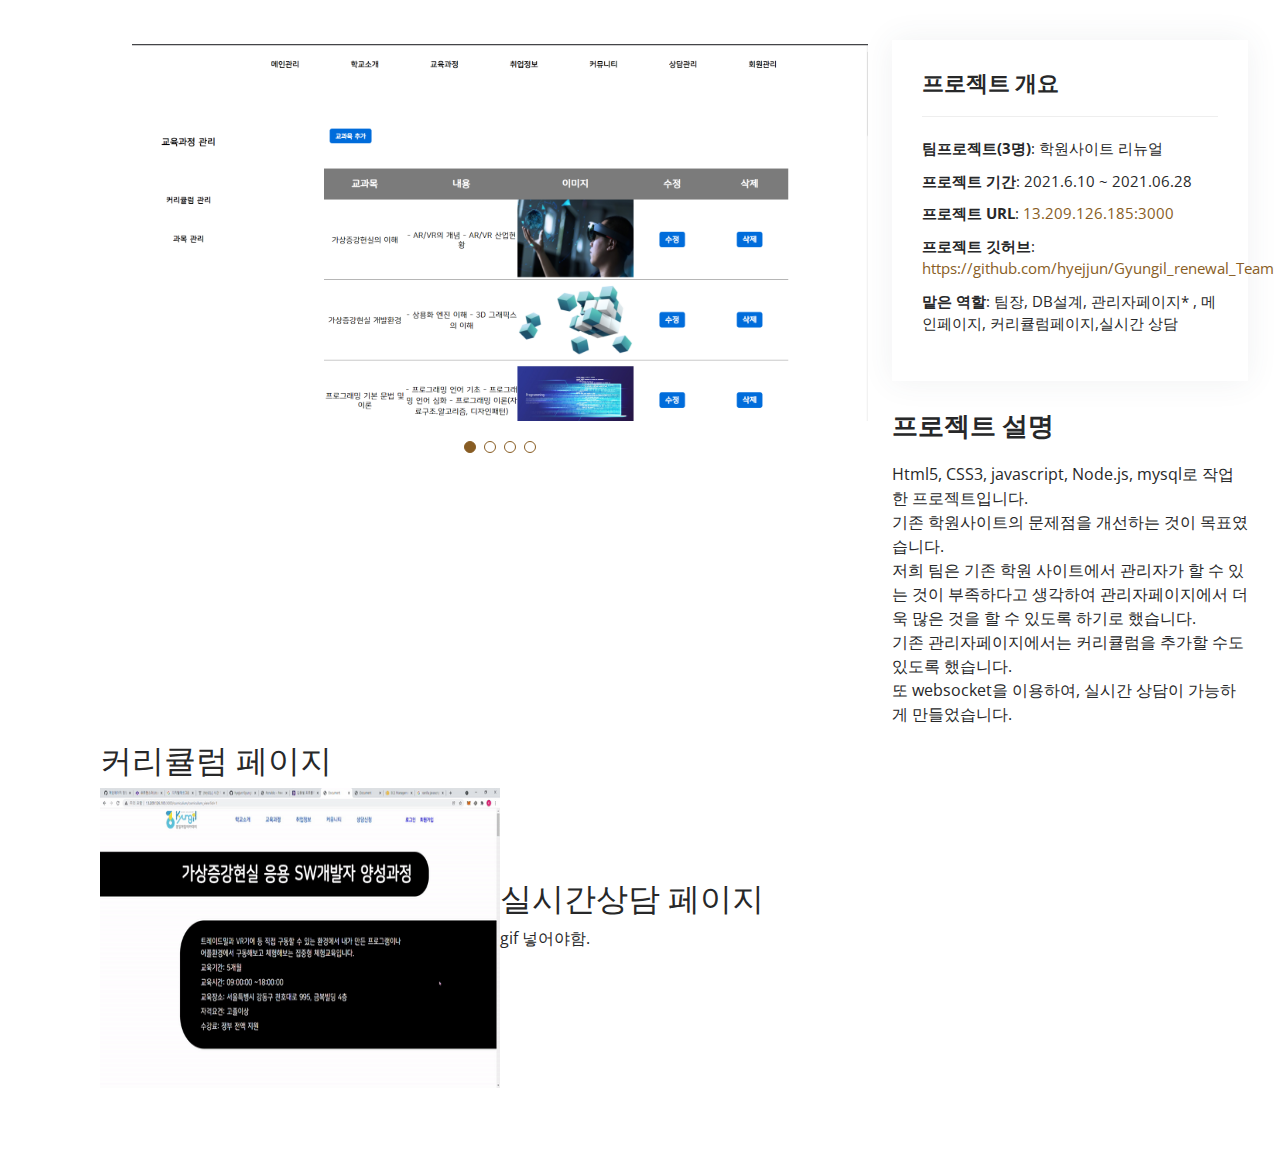
<file: portfolio-details-3.html>
<!DOCTYPE html>
<!DOCTYPE html>
<html lang="en">

<head>
  <meta charset="utf-8">
  <meta content="width=device-width, initial-scale=1.0" name="viewport">

  <title>Portfolio Details - Personal Bootstrap Template</title>
  <meta content="" name="description">
  <meta content="" name="keywords">

  <!-- Favicons -->
  <link href="assets/img/favicon.png" rel="icon">
  <link href="assets/img/apple-touch-icon.png" rel="apple-touch-icon">

  <!-- Google Fonts -->
  <link href="https://fonts.googleapis.com/css?family=Open+Sans:300,300i,400,400i,600,600i,700,700i|Raleway:300,300i,400,400i,500,500i,600,600i,700,700i|Poppins:300,300i,400,400i,500,500i,600,600i,700,700i" rel="stylesheet">

  <!-- Vendor CSS Files -->
  <link href="assets/vendor/aos/aos.css" rel="stylesheet">
  <link href="assets/vendor/bootstrap/css/bootstrap.min.css" rel="stylesheet">
  <link href="assets/vendor/bootstrap-icons/bootstrap-icons.css" rel="stylesheet">
  <link href="assets/vendor/boxicons/css/boxicons.min.css" rel="stylesheet">
  <link href="assets/vendor/glightbox/css/glightbox.min.css" rel="stylesheet">
  <link href="assets/vendor/swiper/swiper-bundle.min.css" rel="stylesheet">

  <!-- Template Main CSS File -->
  <link href="assets/css/style.css" rel="stylesheet">

  <!-- =======================================================
  * Template Name: MyResume - v4.6.0
  * Template URL: https://bootstrapmade.com/free-html-bootstrap-template-my-resume/
  * Author: BootstrapMade.com
  * License: https://bootstrapmade.com/license/
  ======================================================== -->
</head>

<body>

  <main id="main">

    <!-- ======= Portfolio Details Section ======= -->
    <section id="portfolio-details" class="portfolio-details">
      <div class="container">

        <div class="row gy-4">

          <div class="col-lg-8">
            <div class="portfolio-details-slider swiper">
              <div class="swiper-wrapper align-items-center">


                <div >

                </div>
                <div class="swiper-slide">
                  <img src="assets/img/portfolio/portfolio-3_1.png" alt="">
                </div>
                <div class="swiper-slide">
                  <img src="assets/img/portfolio/portfolio-3_2.png" alt="">
                </div>
                <div class="swiper-slide">
                  <img src="assets/img/portfolio/portfolio-3_3.png" alt="">
                </div>
                <div class="swiper-slide">
                  <img src="assets/img/portfolio/portfolio-3_4.png" alt="">
                </div>
                <div >
                  <img src="assets/img/portfolio/portfolio-3-2.gif" loop=infinite alt="">
                </div>



              </div>
              <div class="swiper-pagination"></div>
            </div>
          </div>



          <div class="col-lg-4">
            <div class="portfolio-info">
              <h3>프로젝트 개요</h3>
              <ul>
                <li><strong>팀프로젝트(3명)</strong>: 학원사이트 리뉴얼</li>
                <li><strong>프로젝트 기간</strong>: 2021.6.10 ~ 2021.06.28</li>
                <li><strong>프로젝트 URL</strong>: <a href="http://13.209.126.185:3000" target="_blank">13.209.126.185:3000 </a></li>
                <li><strong>프로젝트 깃허브</strong>: <a href="https://github.com/hyejjun/Gyungil_renewal_Team" target="_blank">https://github.com/hyejjun/Gyungil_renewal_Team</a></li>
                <li><strong>맡은 역할</strong>: 팀장, DB설계, 관리자페이지* , 메인페이지, 커리큘럼페이지,실시간 상담</li>
              </ul>
            </div>
            <div class="portfolio-description">
              <h2>프로젝트 설명</h2>
              <p>
                Html5, CSS3, javascript, Node.js, mysql로 작업한 프로젝트입니다.<br>
                기존 학원사이트의 문제점을 개선하는 것이 목표였습니다.<br>
                저희 팀은 기존 학원 사이트에서 관리자가 할 수 있는 것이 부족하다고 생각하여 관리자페이지에서 더욱 많은 것을 할 수 있도록 하기로 했습니다. <br>
                기존 관리자페이지에서는 커리큘럼을 추가할 수도 있도록 했습니다.<br>
                또 websocket을 이용하여, 실시간 상담이 가능하게 만들었습니다.<br>
                </p>
            </div>
            </div>
            </div>
          </div>
        </div>
        <div class="flllex">

        <div >
          <h2>커리큘럼 페이지</h2>
          <p>
            <img src="assets/img/portfolio/portfolio-3-2.gif" loop=infinite alt="" width="400" height="300">
          </p>
        </div>
        <div>
          <h2>실시간상담 페이지</h2>
              <p>
                 gif 넣어야함.
                </p>
        </div>
      </div>
      </div>
    </section><!-- End Portfolio Details Section -->

  </main><!-- End #main -->

  <div id="preloader"></div>
  <a href="#" class="back-to-top d-flex align-items-center justify-content-center"><i class="bi bi-arrow-up-short"></i></a>

  <!-- Vendor JS Files -->
  <script src="assets/vendor/aos/aos.js"></script>
  <script src="assets/vendor/bootstrap/js/bootstrap.bundle.min.js"></script>
  <script src="assets/vendor/glightbox/js/glightbox.min.js"></script>
  <script src="assets/vendor/isotope-layout/isotope.pkgd.min.js"></script>
  <script src="assets/vendor/php-email-form/validate.js"></script>
  <script src="assets/vendor/purecounter/purecounter.js"></script>
  <script src="assets/vendor/swiper/swiper-bundle.min.js"></script>
  <script src="assets/vendor/typed.js/typed.min.js"></script>
  <script src="assets/vendor/waypoints/noframework.waypoints.js"></script>

  <!-- Template Main JS File -->
  <script src="assets/js/main.js"></script>

</body>

</html>
</file>
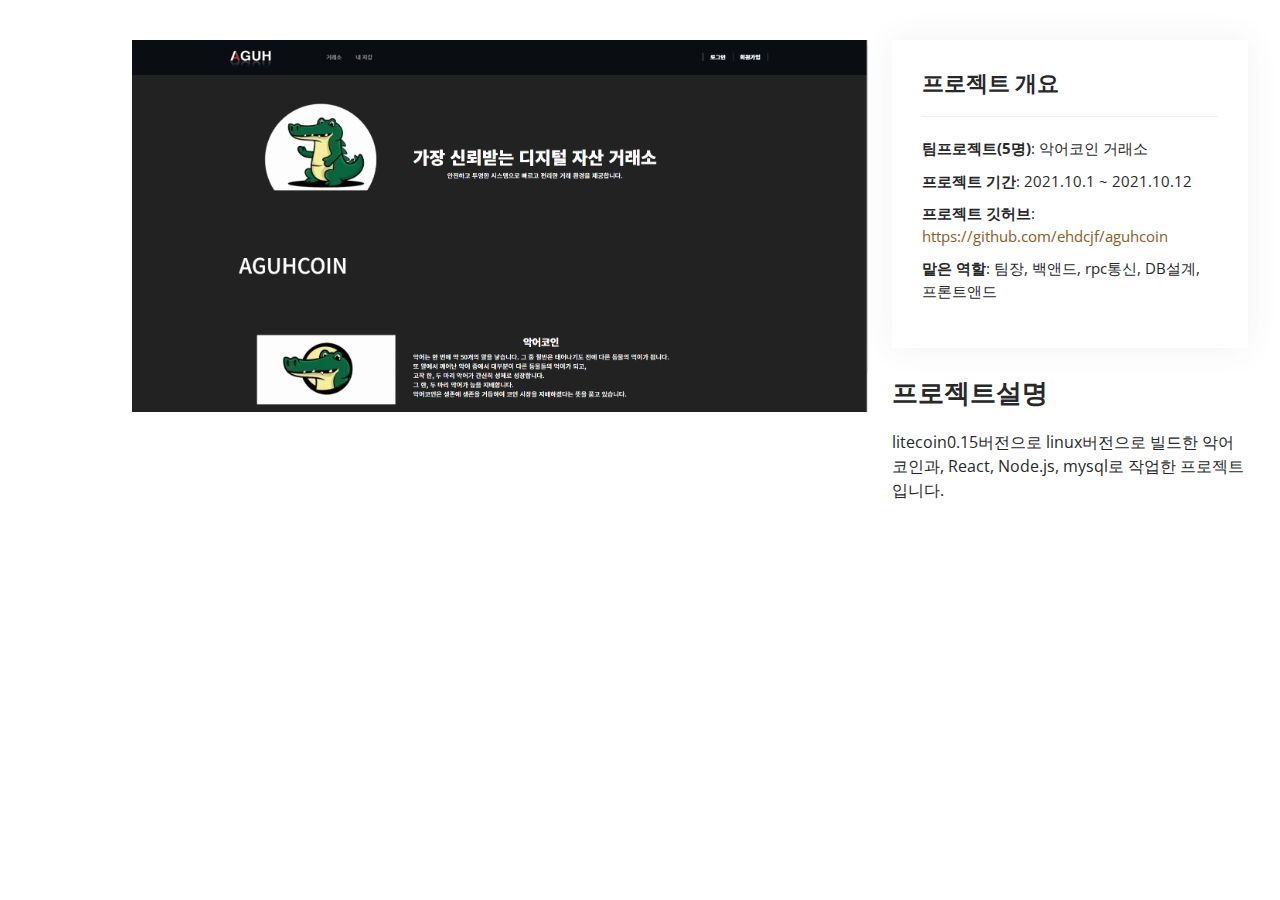
<file: portfolio-details-5.html>
<!DOCTYPE html>
<!DOCTYPE html>
<html lang="en">

<head>
  <meta charset="utf-8">
  <meta content="width=device-width, initial-scale=1.0" name="viewport">

  <title>Portfolio Details - Personal Bootstrap Template</title>
  <meta content="" name="description">
  <meta content="" name="keywords">

  <!-- Favicons -->
  <link href="assets/img/favicon.png" rel="icon">
  <link href="assets/img/apple-touch-icon.png" rel="apple-touch-icon">

  <!-- Google Fonts -->
  <link href="https://fonts.googleapis.com/css?family=Open+Sans:300,300i,400,400i,600,600i,700,700i|Raleway:300,300i,400,400i,500,500i,600,600i,700,700i|Poppins:300,300i,400,400i,500,500i,600,600i,700,700i" rel="stylesheet">

  <!-- Vendor CSS Files -->
  <link href="assets/vendor/aos/aos.css" rel="stylesheet">
  <link href="assets/vendor/bootstrap/css/bootstrap.min.css" rel="stylesheet">
  <link href="assets/vendor/bootstrap-icons/bootstrap-icons.css" rel="stylesheet">
  <link href="assets/vendor/boxicons/css/boxicons.min.css" rel="stylesheet">
  <link href="assets/vendor/glightbox/css/glightbox.min.css" rel="stylesheet">
  <link href="assets/vendor/swiper/swiper-bundle.min.css" rel="stylesheet">

  <!-- Template Main CSS File -->
  <link href="assets/css/style.css" rel="stylesheet">

  <!-- =======================================================
  * Template Name: MyResume - v4.6.0
  * Template URL: https://bootstrapmade.com/free-html-bootstrap-template-my-resume/
  * Author: BootstrapMade.com
  * License: https://bootstrapmade.com/license/
  ======================================================== -->
</head>

<body>

  <main id="main">

    <!-- ======= Portfolio Details Section ======= -->
    <section id="portfolio-details" class="portfolio-details">
      <div class="container">
        <div class="row gy-4">

          <div class="col-lg-8">
            <div class="portfolio-details-slider swiper">
              <div class="swiper-wrapper align-items-center">

                <div >
                  <img src="assets/img/portfolio/portfolio-5-1.png" alt="">
                </div>

                <!-- <div class="swiper-slide">
                  <img src="assets/img/portfolio/portfolio-details-2.jpg" alt="">
                </div>

                <div class="swiper-slide">
                  <img src="assets/img/portfolio/portfolio-details-3.jpg" alt="">
                </div> -->

              </div>
              <div class="swiper-pagination"></div>
            </div>
          </div>

          <div class="col-lg-4">
            <div class="portfolio-info">
              <h3>프로젝트 개요</h3>
              <ul>
                <li><strong>팀프로젝트(5명)</strong>: 악어코인 거래소</li>
                <li><strong>프로젝트 기간</strong>: 2021.10.1 ~ 2021.10.12</li>
                <!-- <li><strong>프로젝트 URL</strong>: <a href="http://13.209.126.185:3000" target="_blank">13.209.126.185:3000 </a></li> -->
                <li><strong>프로젝트 깃허브</strong>: <a href="https://github.com/ehdcjf/aguhcoin" target="_blank">https://github.com/ehdcjf/aguhcoin</a></li>
                <li><strong>맡은 역할</strong>: 팀장, 백앤드, rpc통신, DB설계, 프론트앤드</li>
              </ul>
            </div>
            <div class="portfolio-description">
              <h2>프로젝트설명</h2>
              <p>
                litecoin0.15버전으로 linux버전으로 빌드한 악어코인과, React, Node.js, mysql로 작업한 프로젝트입니다. <br>
              </p>
            </div>
          </div>

        </div>

      </div>
    </section><!-- End Portfolio Details Section -->

  </main><!-- End #main -->

  <div id="preloader"></div>
  <a href="#" class="back-to-top d-flex align-items-center justify-content-center"><i class="bi bi-arrow-up-short"></i></a>

  <!-- Vendor JS Files -->
  <script src="assets/vendor/aos/aos.js"></script>
  <script src="assets/vendor/bootstrap/js/bootstrap.bundle.min.js"></script>
  <script src="assets/vendor/glightbox/js/glightbox.min.js"></script>
  <script src="assets/vendor/isotope-layout/isotope.pkgd.min.js"></script>
  <script src="assets/vendor/php-email-form/validate.js"></script>
  <script src="assets/vendor/purecounter/purecounter.js"></script>
  <script src="assets/vendor/swiper/swiper-bundle.min.js"></script>
  <script src="assets/vendor/typed.js/typed.min.js"></script>
  <script src="assets/vendor/waypoints/noframework.waypoints.js"></script>

  <!-- Template Main JS File -->
  <script src="assets/js/main.js"></script>

</body>

</html>
</file>
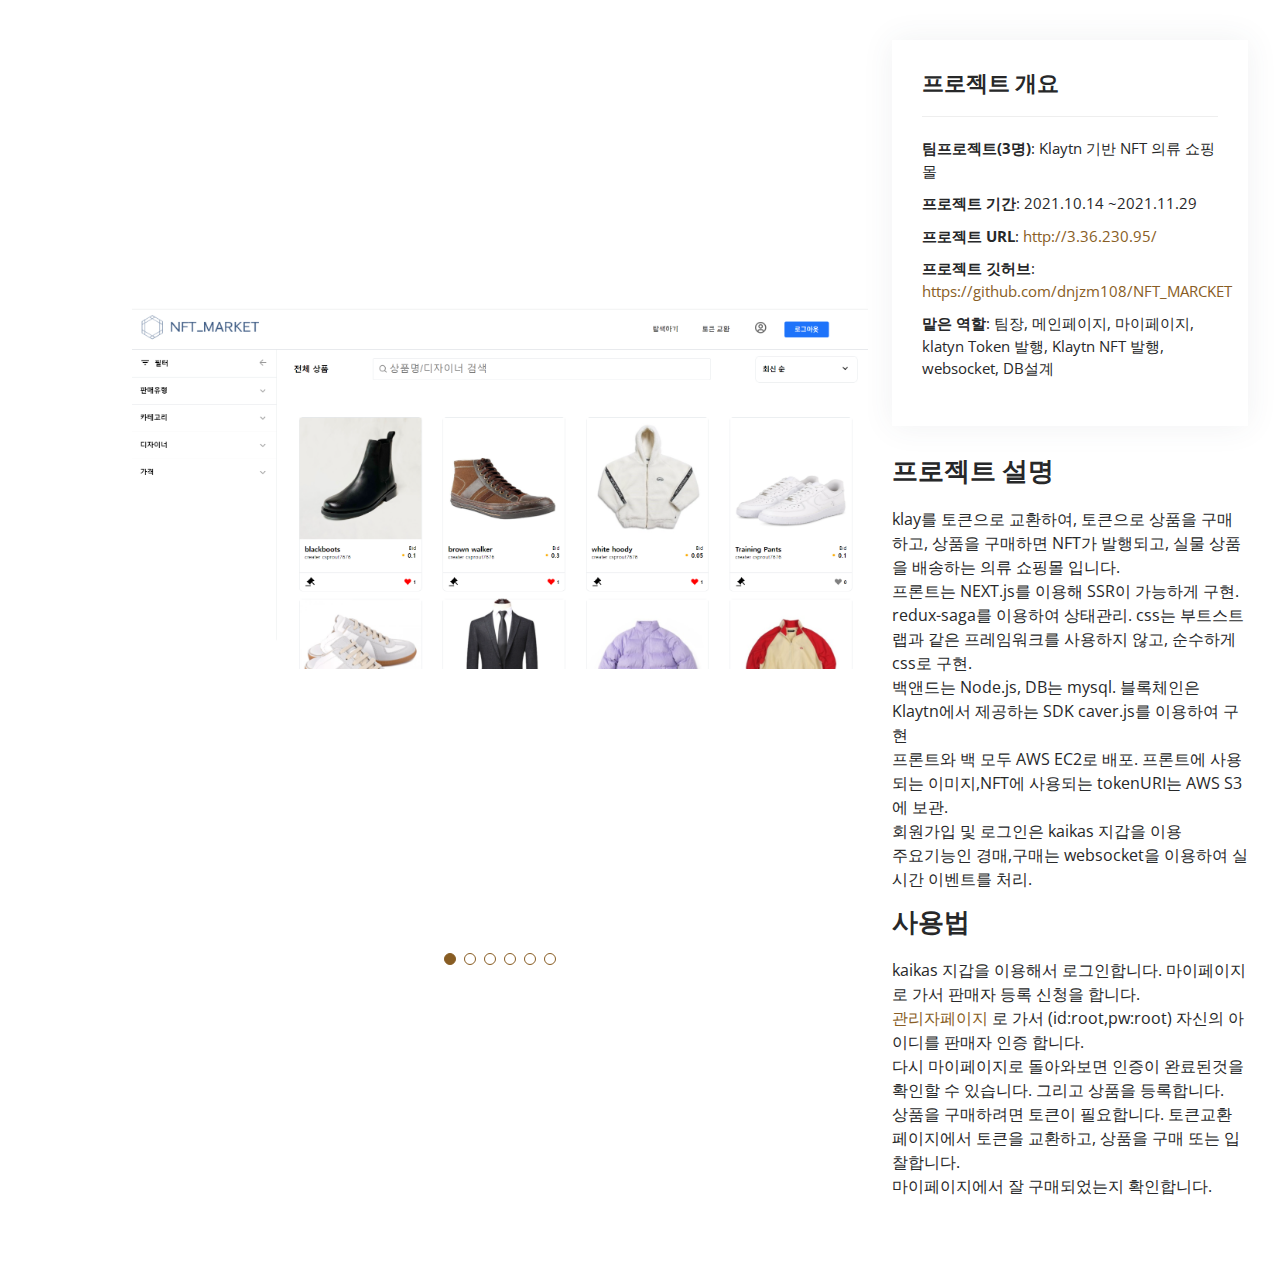
<file: portfolio-details-6.html>
<!DOCTYPE html>
<!DOCTYPE html>
<html lang="en">

<head>
  <meta charset="utf-8">
  <meta content="width=device-width, initial-scale=1.0" name="viewport">

  <title>NFT 의류 쇼핑몰</title>
  <meta content="" name="description">
  <meta content="" name="keywords">

  <!-- Favicons -->
  <link href="assets/img/favicon.png" rel="icon">
  <link href="assets/img/apple-touch-icon.png" rel="apple-touch-icon">

  <!-- Google Fonts -->
  <link href="https://fonts.googleapis.com/css?family=Open+Sans:300,300i,400,400i,600,600i,700,700i|Raleway:300,300i,400,400i,500,500i,600,600i,700,700i|Poppins:300,300i,400,400i,500,500i,600,600i,700,700i" rel="stylesheet">

  <!-- Vendor CSS Files -->
  <link href="assets/vendor/aos/aos.css" rel="stylesheet">
  <link href="assets/vendor/bootstrap/css/bootstrap.min.css" rel="stylesheet">
  <link href="assets/vendor/bootstrap-icons/bootstrap-icons.css" rel="stylesheet">
  <link href="assets/vendor/boxicons/css/boxicons.min.css" rel="stylesheet">
  <link href="assets/vendor/glightbox/css/glightbox.min.css" rel="stylesheet">
  <link href="assets/vendor/swiper/swiper-bundle.min.css" rel="stylesheet">

  <!-- Template Main CSS File -->
  <link href="assets/css/style.css" rel="stylesheet">

  <!-- =======================================================
  * Template Name: MyResume - v4.6.0
  * Template URL: https://bootstrapmade.com/free-html-bootstrap-template-my-resume/
  * Author: BootstrapMade.com
  * License: https://bootstrapmade.com/license/
  ======================================================== -->
</head>

<body>

  <main id="main">

    <!-- ======= Portfolio Details Section ======= -->
    <section id="portfolio-details" class="portfolio-details">
      <div class="container">

        <div class="row gy-4">

          <div class="col-lg-8">
            <div class="portfolio-details-slider swiper">
              <div class="swiper-wrapper align-items-center">

                <div class="swiper-slide">
                  <img src="assets/img/portfolio/portfolio-6-1.png" alt="">
                </div>

                <div class="swiper-slide">
                  <img src="assets/img/portfolio/portfolio-6-3.png" alt="">
                </div>

                <div class="swiper-slide">
                  <img src="assets/img/portfolio/portfolio-6-4.png" alt="">
                </div>
                <div class="swiper-slide">
                  <img src="assets/img/portfolio/portfolio-6-5.png" alt="">
                </div>
                <div class="swiper-slide">
                  <img src="assets/img/portfolio/portfolio-6-6.png" alt="">
                </div>
                <div class="swiper-slide">
                  <img src="assets/img/portfolio/portfolio-6-7.png" alt="">
                </div>

              </div>
              <div class="swiper-pagination"></div>
            </div>
          </div>

          <div class="col-lg-4">
            <div class="portfolio-info">
              <h3>프로젝트 개요</h3>
              <ul>
                <li><strong>팀프로젝트(3명)</strong>: Klaytn 기반 NFT 의류 쇼핑몰</li>
                <li><strong>프로젝트 기간</strong>: 2021.10.14 ~2021.11.29</li>
                <li><strong>프로젝트 URL</strong>: <a href="http://3.36.230.95/" target="_blank">http://3.36.230.95/</a></li>
                <li><strong>프로젝트 깃허브</strong>: <a href="https://github.com/dnjzm108/NFT_MARCKET" target="_blank">https://github.com/dnjzm108/NFT_MARCKET</a></li>
                <li><strong>맡은 역할</strong>: 팀장, 메인페이지, 마이페이지, klatyn Token 발행, Klaytn NFT 발행, websocket, DB설계</li>
              </ul>
            </div>
            <div class="portfolio-description">
              <h2>프로젝트 설명</h2>
              <p>
                klay를 토큰으로 교환하여, 토큰으로 상품을 구매하고, 상품을 구매하면 NFT가 발행되고, 실물 상품을 배송하는 의류 쇼핑몰 입니다. <br>
                프론트는 NEXT.js를 이용해 SSR이 가능하게 구현. redux-saga를 이용하여 상태관리. css는 부트스트랩과 같은 프레임워크를 사용하지 않고, 순수하게 css로 구현. <br>
                백앤드는 Node.js, DB는 mysql. 
                블록체인은 Klaytn에서 제공하는 SDK caver.js를 이용하여 구현<br>
                프론트와 백 모두 AWS EC2로 배포. 
                프론트에 사용되는 이미지,NFT에 사용되는 tokenURI는 AWS S3에 보관. <br>
                회원가입 및 로그인은 kaikas 지갑을 이용 <br>
                주요기능인 경매,구매는 websocket을 이용하여 실시간 이벤트를 처리. <br>
                
              </p>

              <h2>사용법</h2>
              <p>
                kaikas 지갑을 이용해서 로그인합니다. 마이페이지로 가서 판매자 등록 신청을 합니다. <br>
                <a href="http://3.36.230.95/admin/login" target="_blank">관리자페이지</a> 로 가서 (id:root,pw:root) 자신의 아이디를 판매자 인증 합니다.  <br>
                 다시 마이페이지로 돌아와보면 인증이 완료된것을 확인할 수 있습니다. 그리고 상품을 등록합니다.  <br>
                 상품을 구매하려면 토큰이 필요합니다. 토큰교환 페이지에서 토큰을 교환하고, 상품을 구매 또는 입찰합니다.  <br>
                 마이페이지에서 잘 구매되었는지 확인합니다. 
              </p>
            </div>
          </div>

        </div>

      </div>
    </section><!-- End Portfolio Details Section -->

  </main><!-- End #main -->

  <div id="preloader"></div>
  <a href="#" class="back-to-top d-flex align-items-center justify-content-center"><i class="bi bi-arrow-up-short"></i></a>

  <!-- Vendor JS Files -->
  <script src="assets/vendor/aos/aos.js"></script>
  <script src="assets/vendor/bootstrap/js/bootstrap.bundle.min.js"></script>
  <script src="assets/vendor/glightbox/js/glightbox.min.js"></script>
  <script src="assets/vendor/isotope-layout/isotope.pkgd.min.js"></script>
  <script src="assets/vendor/php-email-form/validate.js"></script>
  <script src="assets/vendor/purecounter/purecounter.js"></script>
  <script src="assets/vendor/swiper/swiper-bundle.min.js"></script>
  <script src="assets/vendor/typed.js/typed.min.js"></script>
  <script src="assets/vendor/waypoints/noframework.waypoints.js"></script>

  <!-- Template Main JS File -->
  <script src="assets/js/main.js"></script>

</body>

</html>
</file>
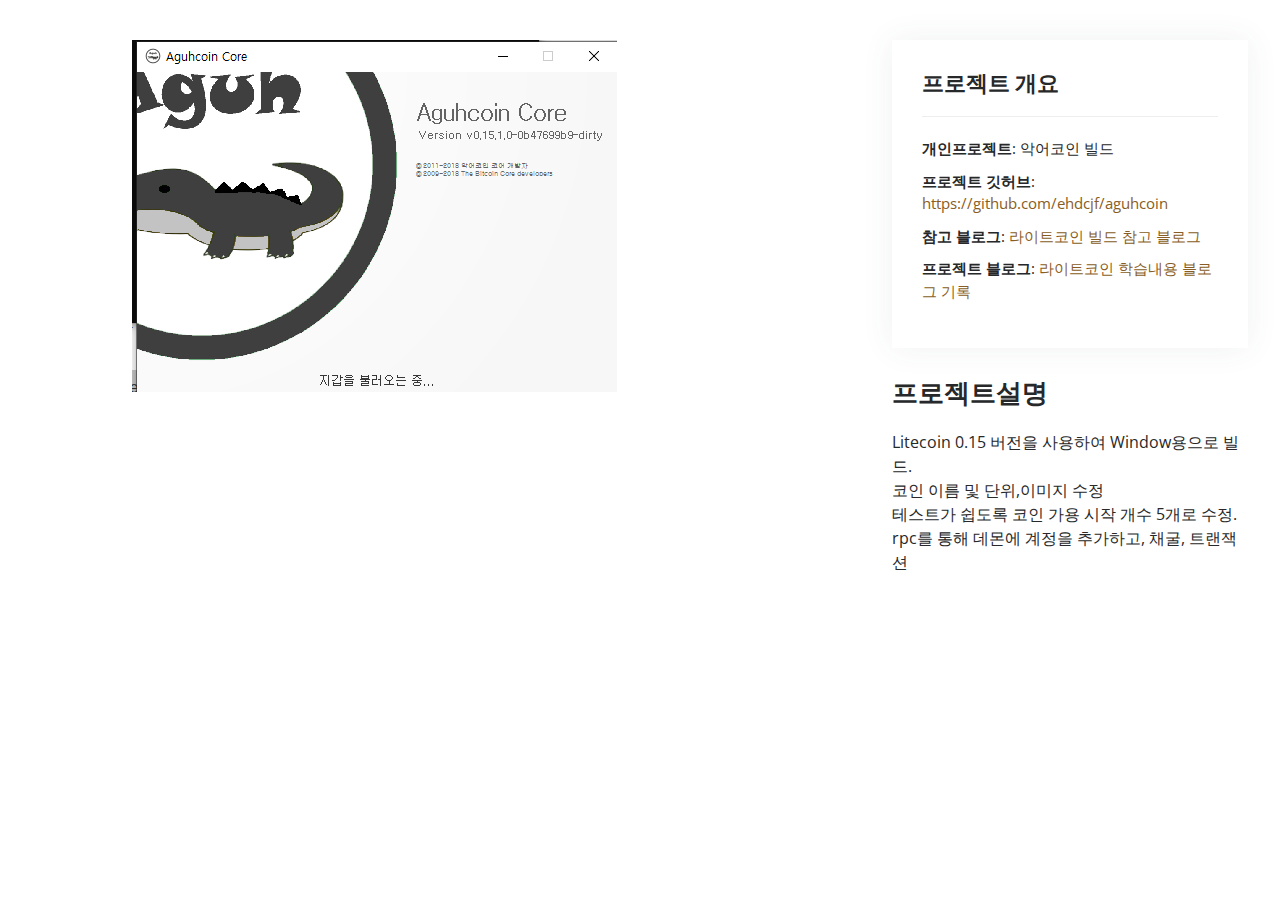
<file: portfolio-details-7.html>
<!DOCTYPE html>
<!DOCTYPE html>
<html lang="en">

<head>
  <meta charset="utf-8">
  <meta content="width=device-width, initial-scale=1.0" name="viewport">

  <title>악어코인 빌드</title>
  <meta content="" name="description">
  <meta content="" name="keywords">

  <!-- Favicons -->
  <link href="assets/img/favicon.png" rel="icon">
  <link href="assets/img/apple-touch-icon.png" rel="apple-touch-icon">

  <!-- Google Fonts -->
  <link href="https://fonts.googleapis.com/css?family=Open+Sans:300,300i,400,400i,600,600i,700,700i|Raleway:300,300i,400,400i,500,500i,600,600i,700,700i|Poppins:300,300i,400,400i,500,500i,600,600i,700,700i" rel="stylesheet">

  <!-- Vendor CSS Files -->
  <link href="assets/vendor/aos/aos.css" rel="stylesheet">
  <link href="assets/vendor/bootstrap/css/bootstrap.min.css" rel="stylesheet">
  <link href="assets/vendor/bootstrap-icons/bootstrap-icons.css" rel="stylesheet">
  <link href="assets/vendor/boxicons/css/boxicons.min.css" rel="stylesheet">
  <link href="assets/vendor/glightbox/css/glightbox.min.css" rel="stylesheet">
  <link href="assets/vendor/swiper/swiper-bundle.min.css" rel="stylesheet">

  <!-- Template Main CSS File -->
  <link href="assets/css/style.css" rel="stylesheet">

  <!-- =======================================================
  * Template Name: MyResume - v4.6.0
  * Template URL: https://bootstrapmade.com/free-html-bootstrap-template-my-resume/
  * Author: BootstrapMade.com
  * License: https://bootstrapmade.com/license/
  ======================================================== -->
</head>

<body>

  <main id="main">

    <!-- ======= Portfolio Details Section ======= -->
    <section id="portfolio-details" class="portfolio-details">
      <div class="container">
        <div class="row gy-4">

          <div class="col-lg-8">
            <div class="portfolio-details-slider swiper">
              <div class="swiper-wrapper align-items-center">

                <div >
                  <img src="assets/img/portfolio/portfolio-5-10.png" alt="">
                </div>

                <!-- <div class="swiper-slide">
                  <img src="assets/img/portfolio/portfolio-details-2.jpg" alt="">
                </div>

                <div class="swiper-slide">
                  <img src="assets/img/portfolio/portfolio-details-3.jpg" alt="">
                </div> -->

              </div>
              <div class="swiper-pagination"></div>
            </div>
          </div>

          <div class="col-lg-4">
            <div class="portfolio-info">
              <h3>프로젝트 개요</h3>
              <ul>
                <li><strong>개인프로젝트</strong>: 악어코인 빌드</li>
                <!-- <li><strong>프로젝트 URL</strong>: <a href="http://13.209.126.185:3000" target="_blank">13.209.126.185:3000 </a></li> -->
                <li><strong>프로젝트 깃허브</strong>: <a href="https://github.com/ehdcjf/aguhcoin" target="_blank">https://github.com/ehdcjf/aguhcoin</a></li>
                <li><strong>참고 블로그</strong>: <a href="https://www.hackster.io/pjdecarlo/how-to-make-a-cryptocurrency-using-litecoin-v0-15-source-fb5e82" target="_blank">라이트코인 빌드 참고 블로그</a></li>
                <li><strong>프로젝트 블로그</strong>: <a href="https://lhoiktiv.tistory.com/category/%EB%B8%94%EB%A1%9D%EC%B2%B4%EC%9D%B8/%EB%9D%BC%EC%9D%B4%ED%8A%B8%EC%BD%94%EC%9D%B8%20%EC%8B%A4%EC%8A%B5" target="_blank">라이트코인 학습내용 블로그 기록</a></li>
                
              </ul>
            </div>
            <div class="portfolio-description">
              <h2>프로젝트설명</h2>
              <p>
                Litecoin 0.15 버전을 사용하여 Window용으로 빌드.<br>
                코인 이름 및 단위,이미지 수정<br>
                테스트가 쉽도록 코인 가용 시작 개수 5개로 수정.<br>
                rpc를 통해 데몬에 계정을 추가하고, 채굴, 트랜잭션 <br>
              </p>
            </div>
          </div>

        </div>

      </div>
    </section><!-- End Portfolio Details Section -->

  </main><!-- End #main -->

  <div id="preloader"></div>
  <a href="#" class="back-to-top d-flex align-items-center justify-content-center"><i class="bi bi-arrow-up-short"></i></a>

  <!-- Vendor JS Files -->
  <script src="assets/vendor/aos/aos.js"></script>
  <script src="assets/vendor/bootstrap/js/bootstrap.bundle.min.js"></script>
  <script src="assets/vendor/glightbox/js/glightbox.min.js"></script>
  <script src="assets/vendor/isotope-layout/isotope.pkgd.min.js"></script>
  <script src="assets/vendor/php-email-form/validate.js"></script>
  <script src="assets/vendor/purecounter/purecounter.js"></script>
  <script src="assets/vendor/swiper/swiper-bundle.min.js"></script>
  <script src="assets/vendor/typed.js/typed.min.js"></script>
  <script src="assets/vendor/waypoints/noframework.waypoints.js"></script>

  <!-- Template Main JS File -->
  <script src="assets/js/main.js"></script>

</body>

</html>
</file>
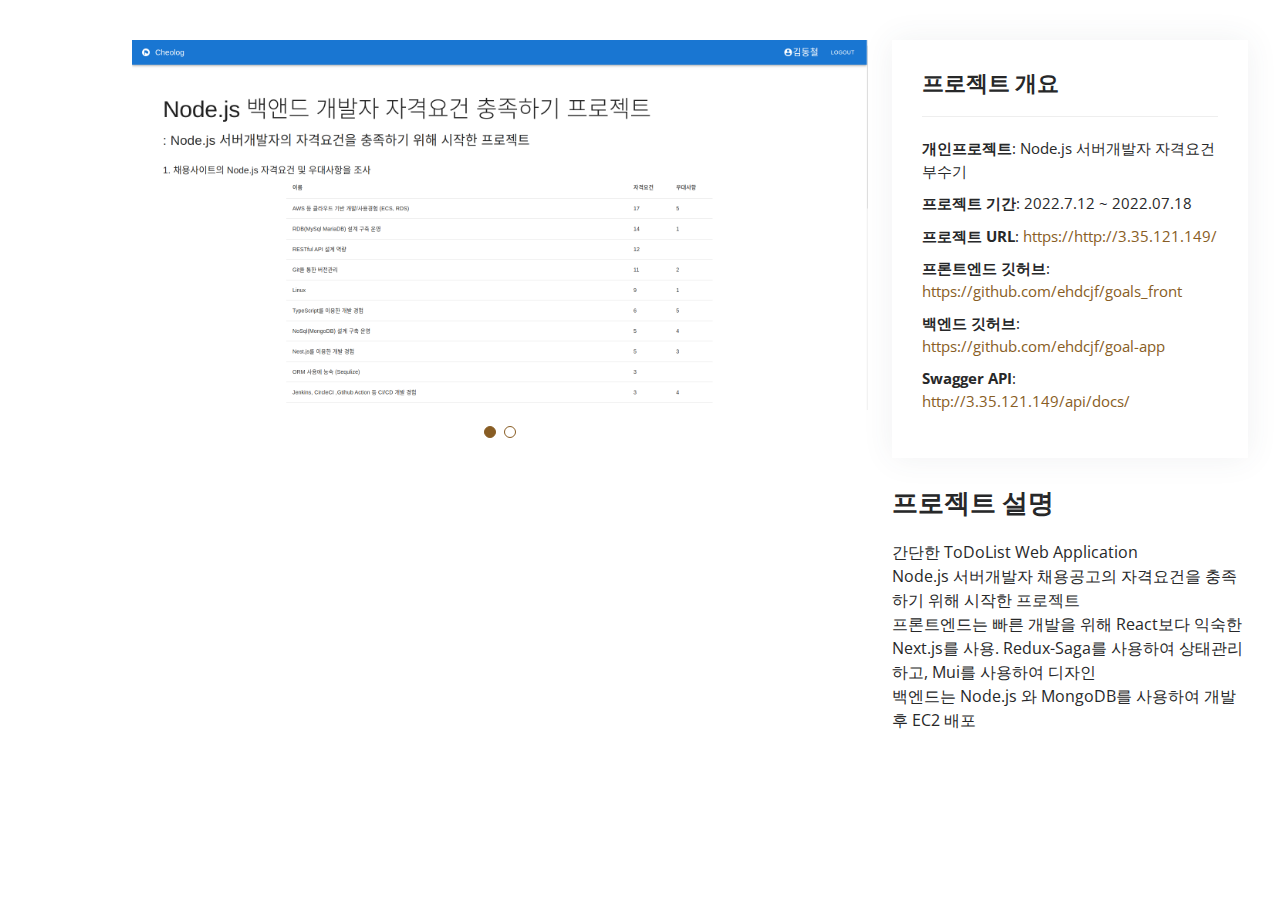
<file: portfolio-details-8.html>
<!DOCTYPE html>
<!DOCTYPE html>
<html lang="en">
  <head>
    <meta charset="utf-8" />
    <meta content="width=device-width, initial-scale=1.0" name="viewport" />

    <title>Node.js 서버개발자 자격요건 부수기</title>
    <meta content="" name="description" />
    <meta content="" name="keywords" />

    <!-- Favicons -->
    <link href="assets/img/favicon.png" rel="icon" />
    <link href="assets/img/apple-touch-icon.png" rel="apple-touch-icon" />

    <!-- Google Fonts -->
    <link
      href="https://fonts.googleapis.com/css?family=Open+Sans:300,300i,400,400i,600,600i,700,700i|Raleway:300,300i,400,400i,500,500i,600,600i,700,700i|Poppins:300,300i,400,400i,500,500i,600,600i,700,700i"
      rel="stylesheet"
    />

    <!-- Vendor CSS Files -->
    <link href="assets/vendor/aos/aos.css" rel="stylesheet" />
    <link
      href="assets/vendor/bootstrap/css/bootstrap.min.css"
      rel="stylesheet"
    />
    <link
      href="assets/vendor/bootstrap-icons/bootstrap-icons.css"
      rel="stylesheet"
    />
    <link href="assets/vendor/boxicons/css/boxicons.min.css" rel="stylesheet" />
    <link
      href="assets/vendor/glightbox/css/glightbox.min.css"
      rel="stylesheet"
    />
    <link href="assets/vendor/swiper/swiper-bundle.min.css" rel="stylesheet" />

    <!-- Template Main CSS File -->
    <link href="assets/css/style.css" rel="stylesheet" />

    <!-- =======================================================
  * Template Name: MyResume - v4.6.0
  * Template URL: https://bootstrapmade.com/free-html-bootstrap-template-my-resume/
  * Author: BootstrapMade.com
  * License: https://bootstrapmade.com/license/
  ======================================================== -->
  </head>

  <body>
    <main id="main">
      <!-- ======= Portfolio Details Section ======= -->
      <section id="portfolio-details" class="portfolio-details">
        <div class="container">
          <div class="row gy-4">
            <div class="col-lg-8">
              <div class="portfolio-details-slider swiper">
                <div class="swiper-wrapper align-items-center">
                  <div class="swiper-slide">
                    <img src="assets/img/portfolio/portfolio-8.png" alt="" />
                  </div>
                  <div class="swiper-slide">
                    <img src="assets/img/portfolio/portfolio-8-1.png" alt="" />
                  </div>
                </div>
                <div class="swiper-pagination"></div>
              </div>
            </div>

            <div class="col-lg-4">
              <div class="portfolio-info">
                <h3>프로젝트 개요</h3>
                <ul>
                  <li>
                    <strong>개인프로젝트</strong>: Node.js 서버개발자 자격요건
                    부수기
                  </li>
                  <li>
                    <strong>프로젝트 기간</strong>: 2022.7.12 ~ 2022.07.18
                  </li>
                  <li>
                    <strong>프로젝트 URL</strong>:
                    <a href="https://http://3.35.121.149/" target="_blank"
                      >https://http://3.35.121.149/</a
                    >
                  </li>
                  <li>
                    <strong>프론트엔드 깃허브</strong>:
                    <a
                      href="https://github.com/ehdcjf/goals_front"
                      target="_blank"
                      >https://github.com/ehdcjf/goals_front</a
                    >
                  </li>
                  <li>
                    <strong>백엔드 깃허브</strong>:
                    <a href="https://github.com/ehdcjf/goal-app" target="_blank"
                      >https://github.com/ehdcjf/goal-app</a
                    >
                  </li>
                  <li>
                    <strong>Swagger API</strong>:
                    <a href="http://3.35.121.149/api/docs/" target="_blank"
                      >http://3.35.121.149/api/docs/</a
                    >
                  </li>
                </ul>
              </div>
              <div class="portfolio-description">
                <h2>프로젝트 설명</h2>
                <p>
                  간단한 ToDoList Web Application<br />
                  Node.js 서버개발자 채용공고의 자격요건을 충족하기 위해 시작한
                  프로젝트<br />
                  프론트엔드는 빠른 개발을 위해 React보다 익숙한 Next.js를 사용.
                  Redux-Saga를 사용하여 상태관리하고, Mui를 사용하여 디자인<br />
                  백엔드는 Node.js 와 MongoDB를 사용하여 개발 후 EC2 배포
                </p>
              </div>
            </div>
          </div>
        </div>
      </section>
      <!-- End Portfolio Details Section -->
    </main>
    <!-- End #main -->

    <div id="preloader"></div>
    <a
      href="#"
      class="back-to-top d-flex align-items-center justify-content-center"
      ><i class="bi bi-arrow-up-short"></i
    ></a>

    <!-- Vendor JS Files -->
    <script src="assets/vendor/aos/aos.js"></script>
    <script src="assets/vendor/bootstrap/js/bootstrap.bundle.min.js"></script>
    <script src="assets/vendor/glightbox/js/glightbox.min.js"></script>
    <script src="assets/vendor/isotope-layout/isotope.pkgd.min.js"></script>
    <script src="assets/vendor/php-email-form/validate.js"></script>
    <script src="assets/vendor/purecounter/purecounter.js"></script>
    <script src="assets/vendor/swiper/swiper-bundle.min.js"></script>
    <script src="assets/vendor/typed.js/typed.min.js"></script>
    <script src="assets/vendor/waypoints/noframework.waypoints.js"></script>

    <!-- Template Main JS File -->
    <script src="assets/js/main.js"></script>
  </body>
</html>
</file>
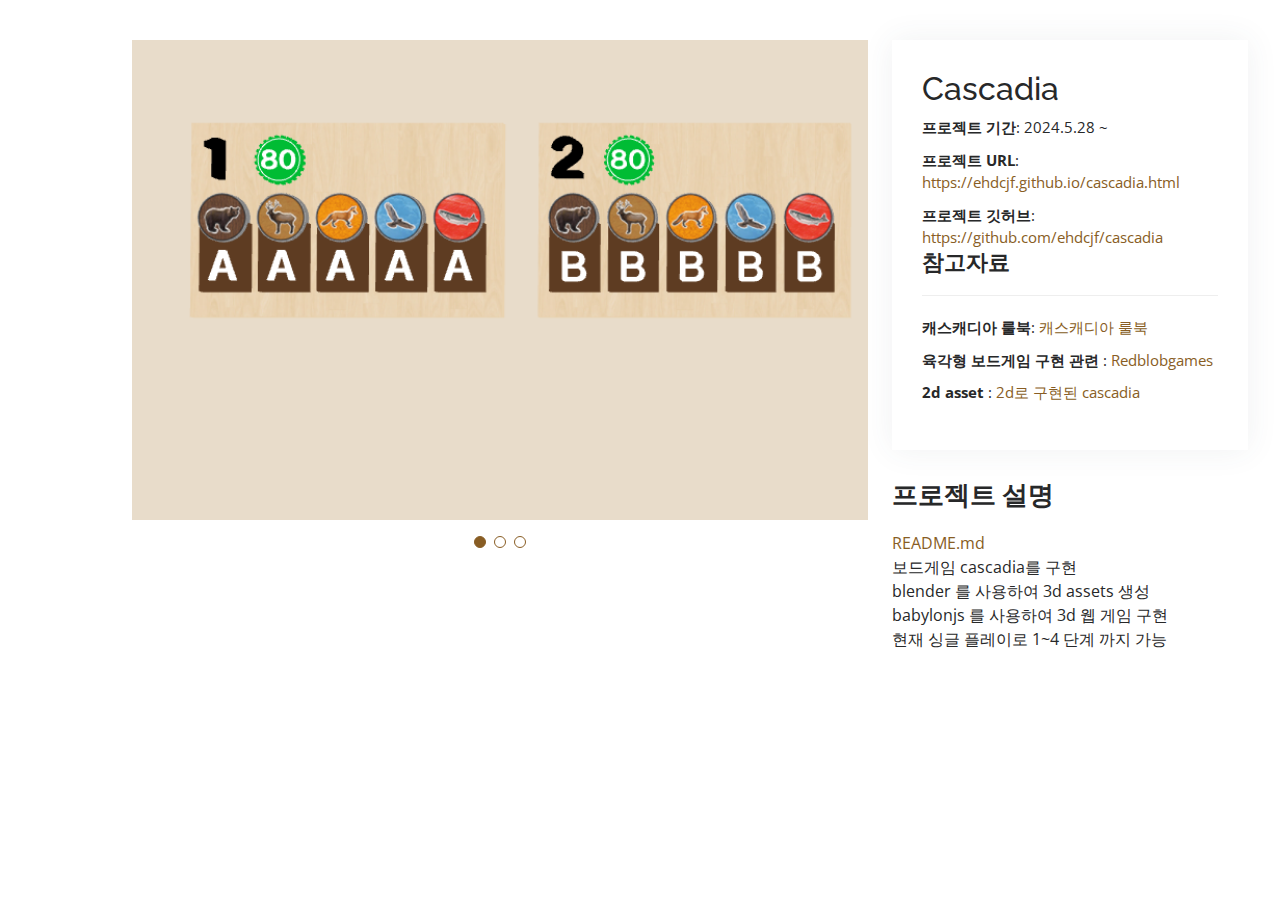
<file: portfolio-details-9.html>
<!DOCTYPE html>
<!DOCTYPE html>
<html lang="en">
  <head>
    <meta charset="utf-8" />
    <meta content="width=device-width, initial-scale=1.0" name="viewport" />

    <title>캐스캐디아 (웹 게임)</title>
    <meta content="" name="description" />
    <meta content="" name="keywords" />

    <!-- Favicons -->
    <link href="assets/img/favicon.png" rel="icon" />
    <link href="assets/img/apple-touch-icon.png" rel="apple-touch-icon" />

    <!-- Google Fonts -->
    <link
      href="https://fonts.googleapis.com/css?family=Open+Sans:300,300i,400,400i,600,600i,700,700i|Raleway:300,300i,400,400i,500,500i,600,600i,700,700i|Poppins:300,300i,400,400i,500,500i,600,600i,700,700i"
      rel="stylesheet"
    />

    <!-- Vendor CSS Files -->
    <link href="assets/vendor/aos/aos.css" rel="stylesheet" />
    <link
      href="assets/vendor/bootstrap/css/bootstrap.min.css"
      rel="stylesheet"
    />
    <link
      href="assets/vendor/bootstrap-icons/bootstrap-icons.css"
      rel="stylesheet"
    />
    <link href="assets/vendor/boxicons/css/boxicons.min.css" rel="stylesheet" />
    <link
      href="assets/vendor/glightbox/css/glightbox.min.css"
      rel="stylesheet"
    />
    <link href="assets/vendor/swiper/swiper-bundle.min.css" rel="stylesheet" />

    <!-- Template Main CSS File -->
    <link href="assets/css/style.css" rel="stylesheet" />

    <!-- =======================================================
  * Template Name: MyResume - v4.6.0
  * Template URL: https://bootstrapmade.com/free-html-bootstrap-template-my-resume/
  * Author: BootstrapMade.com
  * License: https://bootstrapmade.com/license/
  ======================================================== -->
  </head>

  <body>
    <main id="main">
      <!-- ======= Portfolio Details Section ======= -->
      <section id="portfolio-details" class="portfolio-details">
        <div class="container">
          <div class="row gy-4">
            <div class="col-lg-8">
              <div class="portfolio-details-slider swiper">
                <div class="swiper-wrapper align-items-center">
                  <div class="swiper-slide">
                    <img src="assets/img/portfolio/portfolio-9-1.png" alt="" />
                  </div>
                  <div class="swiper-slide">
                    <img src="assets/img/portfolio/portfolio-9-2.png" alt="" />
                  </div>
                  <div class="swiper-slide">
                    <img src="assets/img/portfolio/portfolio-9-3.png" alt="" />
                  </div>
                </div>
                <div class="swiper-pagination"></div>
              </div>
            </div>

            <div class="col-lg-4">
              <div class="portfolio-info">
                <h2>Cascadia</h2>
                <ul>
                  <li><strong>프로젝트 기간</strong>: 2024.5.28 ~</li>
                  <li>
                    <strong>프로젝트 URL</strong>:
                    <a href="/cascadia.html" target="_blank"
                      >https://ehdcjf.github.io/cascadia.html</a
                    >
                  </li>
                  <li>
                    <strong>프로젝트 깃허브</strong>:
                    <a href="https://github.com/ehdcjf/cascadia" target="_blank"
                      >https://github.com/ehdcjf/cascadia</a
                    >
                  </li>
                  <h3>참고자료</h3>
                  <li>
                    <strong>캐스캐디아 룰북</strong>:
                    <a
                      href="https://www.alderac.com/wp-content/uploads/2021/08/Cascadia-Rules.pdf"
                      target="_blank"
                      >캐스캐디아 룰북</a
                    >
                  </li>

                  <li>
                    <strong>육각형 보드게임 구현 관련 </strong>:
                    <a
                      href="https://www.redblobgames.com/grids/hexagons/"
                      target="_blank"
                      >Redblobgames</a
                    >
                  </li>

                  <li>
                    <strong>2d asset </strong>:
                    <a href="https://cascadiagame.github.io/" target="_blank"
                      >2d로 구현된 cascadia</a
                    >
                  </li>
                </ul>
              </div>
              <div class="portfolio-description">
                <h2>프로젝트 설명</h2>
                <a
                  href="https://github.com/ehdcjf/cascadia/blob/main/README.md"
                  target="_blank"
                  >README.md</a
                >
                <p>
                  보드게임 cascadia를 구현 <br />
                  blender 를 사용하여 3d assets 생성 <br />
                  babylonjs 를 사용하여 3d 웹 게임 구현 <br />
                  현재 싱글 플레이로 1~4 단계 까지 가능 <br />
                </p>
              </div>
            </div>
          </div>
        </div>
      </section>
      <!-- End Portfolio Details Section -->
    </main>
    <!-- End #main -->

    <div id="preloader"></div>
    <a
      href="#"
      class="back-to-top d-flex align-items-center justify-content-center"
      ><i class="bi bi-arrow-up-short"></i
    ></a>

    <!-- Vendor JS Files -->
    <script src="assets/vendor/aos/aos.js"></script>
    <script src="assets/vendor/bootstrap/js/bootstrap.bundle.min.js"></script>
    <script src="assets/vendor/glightbox/js/glightbox.min.js"></script>
    <script src="assets/vendor/isotope-layout/isotope.pkgd.min.js"></script>
    <script src="assets/vendor/php-email-form/validate.js"></script>
    <script src="assets/vendor/purecounter/purecounter.js"></script>
    <script src="assets/vendor/swiper/swiper-bundle.min.js"></script>
    <script src="assets/vendor/typed.js/typed.min.js"></script>
    <script src="assets/vendor/waypoints/noframework.waypoints.js"></script>

    <!-- Template Main JS File -->
    <script src="assets/js/main.js"></script>
  </body>
</html>
</file>
<file: assets/css/style.css>
/**
* Template Name: MyResume - v4.6.0
* Template URL: https://bootstrapmade.com/free-html-bootstrap-template-my-resume/
* Author: BootstrapMade.com
* License: https://bootstrapmade.com/license/
*/

/*--------------------------------------------------------------
# Custom
--------------------------------------------------------------*/
.flllex {
  width: 100%;
  height: auto;
  overflow: hidden;
  display: flex;
  flex-direction: row;
  justify-content: flex-start;
  align-items: center;
}

/*--------------------------------------------------------------
# General
--------------------------------------------------------------*/
body {
  font-family: "Open Sans", sans-serif;
  color: #272829;
}

a {
  color: #885d24;
  text-decoration: none;
}

a:hover {
  color: #067ded;
  text-decoration: none;
}

h1,
h2,
h3,
h4,
h5,
h6 {
  font-family: "Raleway", sans-serif;
}

/*--------------------------------------------------------------
# Back to top button
--------------------------------------------------------------*/
.back-to-top {
  position: fixed;
  visibility: hidden;
  opacity: 0;
  right: 15px;
  bottom: 15px;
  z-index: 996;
  background: #885d24;
  width: 40px;
  height: 40px;
  border-radius: 50px;
  transition: all 0.4s;
}
.back-to-top i {
  font-size: 28px;
  color: #fff;
  line-height: 0;
}
.back-to-top:hover {
  background: #0678e3;
  color: #fff;
}
.back-to-top.active {
  visibility: visible;
  opacity: 1;
}

/*--------------------------------------------------------------
# Preloader
--------------------------------------------------------------*/
#preloader {
  position: fixed;
  top: 0;
  left: 0;
  right: 0;
  bottom: 0;
  z-index: 9999;
  overflow: hidden;
  background: #fff;
}

#preloader:before {
  content: "";
  position: fixed;
  top: calc(50% - 30px);
  left: calc(50% - 30px);
  border: 6px solid #885d24;
  border-top-color: #fff;
  border-bottom-color: #fff;
  border-radius: 50%;
  width: 60px;
  height: 60px;
  -webkit-animation: animate-preloader 1s linear infinite;
  animation: animate-preloader 1s linear infinite;
}

@-webkit-keyframes animate-preloader {
  0% {
    transform: rotate(0deg);
  }
  100% {
    transform: rotate(360deg);
  }
}

@keyframes animate-preloader {
  0% {
    transform: rotate(0deg);
  }
  100% {
    transform: rotate(360deg);
  }
}
/*--------------------------------------------------------------
# Disable aos animation delay on mobile devices
--------------------------------------------------------------*/
@media screen and (max-width: 768px) {
  [data-aos-delay] {
    transition-delay: 0 !important;
  }
}
/*--------------------------------------------------------------
# Header
--------------------------------------------------------------*/
#header {
  position: fixed;
  top: 0;
  left: 0;
  bottom: 0;
  z-index: 9997;
  transition: all 0.5s;
  padding: 15px;
  overflow-y: auto;
}
@media (max-width: 992px) {
  #header {
    width: 300px;
    background: #fff;
    border-right: 1px solid #e6e9ec;
    left: -300px;
  }
}

@media (min-width: 992px) {
  #main {
    margin-left: 100px;
  }
}
/*--------------------------------------------------------------
# Navigation Menu
--------------------------------------------------------------*/
/**
* Desktop Navigation 
*/
.nav-menu {
  padding: 0;
  display: block;
}
.nav-menu * {
  margin: 0;
  padding: 0;
  list-style: none;
}
.nav-menu > ul > li {
  position: relative;
  white-space: nowrap;
}
.nav-menu a,
.nav-menu a:focus {
  display: flex;
  align-items: center;
  color: #45505b;
  padding: 10px 18px;
  margin-bottom: 8px;
  transition: 0.3s;
  font-size: 15px;
  border-radius: 50px;
  background: #f2f3f5;
  height: 56px;
  width: 100%;
  overflow: hidden;
  transition: 0.3s;
}
.nav-menu a i,
.nav-menu a:focus i {
  font-size: 20px;
}
.nav-menu a span,
.nav-menu a:focus span {
  padding: 0 5px 0 7px;
  color: #45505b;
}
@media (min-width: 992px) {
  .nav-menu a,
  .nav-menu a:focus {
    width: 56px;
  }
  .nav-menu a span,
  .nav-menu a:focus span {
    display: none;
    color: #fff;
  }
}
.nav-menu a:hover,
.nav-menu .active,
.nav-menu .active:focus,
.nav-menu li:hover > a {
  color: #fff;
  background: #885d24;
}
.nav-menu a:hover span,
.nav-menu .active span,
.nav-menu .active:focus span,
.nav-menu li:hover > a span {
  color: #fff;
}
.nav-menu a:hover,
.nav-menu li:hover > a {
  width: 100%;
  color: #fff;
}
.nav-menu a:hover span,
.nav-menu li:hover > a span {
  display: block;
}

/**
* Mobile Navigation 
*/
.mobile-nav-toggle {
  position: fixed;
  right: 10px;
  top: 10px;
  z-index: 9998;
  border: 0;
  background: none;
  font-size: 28px;
  transition: all 0.4s;
  outline: none !important;
  line-height: 0;
  cursor: pointer;
  border-radius: 50px;
  padding: 5px;
}
.mobile-nav-toggle i {
  color: #45505b;
}

.mobile-nav-active {
  overflow: hidden;
}
.mobile-nav-active #header {
  left: 0;
}
.mobile-nav-active .mobile-nav-toggle {
  color: #fff;
  background-color: #885d24;
}

/*--------------------------------------------------------------
# Hero Section
--------------------------------------------------------------*/
#hero {
  width: 100%;
  height: 100vh;
  background: url("../img/hero-bg2.jpg");
  background-size: contain;
  position: relative;
}
@media (min-width: 992px) {
  #hero {
    padding-left: 160px;
  }
}
#hero:before {
  content: "";
  background: rgba(255, 255, 255, 0.8);
  position: absolute;
  bottom: 0;
  top: 0;
  left: 0;
  right: 0;
}
#hero h1 {
  margin: 0;
  font-size: 64px;
  font-weight: 700;
  line-height: 56px;
  color: #45505b;
}
#hero p {
  color: #45505b;
  margin: 15px 0 0 0;
  font-size: 26px;
  font-family: "Poppins", sans-serif;
}
#hero p span {
  color: #885d24;
  letter-spacing: 1px;
}
#hero .social-links {
  margin-top: 30px;
}
#hero .social-links a {
  font-size: 24px;
  display: inline-block;
  color: #45505b;
  line-height: 1;
  margin-right: 20px;
  transition: 0.3s;
}
#hero .social-links a:hover {
  color: #885d24;
}
@media (max-width: 992px) {
  #hero {
    text-align: center;
  }
  #hero h1 {
    font-size: 32px;
    line-height: 36px;
  }
  #hero p {
    margin-top: 10px;
    font-size: 20px;
    line-height: 24px;
  }
}

/*--------------------------------------------------------------
# Sections General
--------------------------------------------------------------*/
section {
  padding: 60px 0;
  overflow: hidden;
}

.section-title {
  text-align: center;
  padding-bottom: 30px;
}
.section-title h2 {
  font-size: 32px;
  font-weight: bold;
  text-transform: uppercase;
  margin-bottom: 20px;
  padding-bottom: 20px;
  position: relative;
  color: #45505b;
}
.section-title h2::before {
  content: "";
  position: absolute;
  display: block;
  width: 120px;
  height: 1px;
  background: #ddd;
  bottom: 1px;
  left: calc(50% - 60px);
}
.section-title h2::after {
  content: "";
  position: absolute;
  display: block;
  width: 40px;
  height: 3px;
  background: #885d24;
  bottom: 0;
  left: calc(50% - 20px);
}
.section-title p {
  margin-bottom: 0;
}

/*--------------------------------------------------------------
# About
--------------------------------------------------------------*/
.about .content h3 {
  font-weight: 700;
  font-size: 26px;
  color: #728394;
}
.about .content ul {
  list-style: none;
  padding: 0;
}
.about .content ul li {
  margin-bottom: 20px;
  display: flex;
  align-items: center;
}
.about .content ul strong {
  margin-right: 10px;
}
.about .content ul i {
  font-size: 16px;
  margin-right: 5px;
  color: #885d24;
  line-height: 0;
}
.about .content p:last-child {
  margin-bottom: 0;
}

/*--------------------------------------------------------------
# Facts
--------------------------------------------------------------*/
.facts .count-box {
  padding: 30px 30px 25px 30px;
  margin-top: 30px;
  width: 100%;
  position: relative;
  text-align: center;
  background: #fff;
}
.facts .count-box i {
  position: absolute;
  top: -25px;
  left: 50%;
  transform: translateX(-50%);
  font-size: 24px;
  background: #885d24;
  color: #fff;
  border-radius: 50px;
  display: inline-flex;
  align-items: center;
  justify-content: center;
  width: 48px;
  height: 48px;
}
.facts .count-box span {
  font-size: 36px;
  display: block;
  font-weight: 600;
  color: #011426;
}
.facts .count-box p {
  padding: 0;
  margin: 0;
  font-family: "Raleway", sans-serif;
  font-size: 14px;
}

/*--------------------------------------------------------------
# Akills
--------------------------------------------------------------*/
.skills .progress {
  height: 60px;
  display: block;
  background: none;
  border-radius: 0;
}
.skills .progress .skill {
  padding: 5px 0;
  margin: 0;
  text-transform: uppercase;
  display: block;
  font-size: large;
  font-weight: 600;
  font-family: "Poppins", sans-serif;
  color: #45505b;
}
.skills .progress .skill .val {
  float: right;
  font-style: normal;
}
.skills .progress-bar-wrap {
  background: #f2f3f5;
}
.skills .progress-bar {
  width: 1px;
  height: 10px;
  transition: 0.9s;
  background-color: #885d24;
}

/*--------------------------------------------------------------
# Resume
--------------------------------------------------------------*/
.resume .resume-title {
  font-size: 26px;
  font-weight: 700;
  margin-top: 20px;
  margin-bottom: 20px;
  color: #45505b;
}
.resume .resume-item {
  padding: 0 0 20px 20px;
  margin-top: -2px;
  border-left: 2px solid #885d24;
  position: relative;
}
.resume .resume-item h4 {
  line-height: 18px;
  font-size: 18px;
  font-weight: 600;
  text-transform: uppercase;
  font-family: "Poppins", sans-serif;
  color: #885d24;
  margin-bottom: 10px;
}
.resume .resume-item h5 {
  font-size: 16px;
  background: #f7f8f9;
  padding: 5px 15px;
  display: inline-block;
  font-weight: 600;
  margin-bottom: 10px;
}
.resume .resume-item ul {
  padding-left: 20px;
}
.resume .resume-item ul li {
  padding-bottom: 10px;
}
.resume .resume-item:last-child {
  padding-bottom: 0;
}
.resume .resume-item::before {
  content: "";
  position: absolute;
  width: 16px;
  height: 16px;
  border-radius: 50px;
  left: -9px;
  top: 0;
  background: #fff;
  border: 2px solid #885d24;
}

/*--------------------------------------------------------------
# Portfolio
--------------------------------------------------------------*/
.portfolio .portfolio-item {
  margin-bottom: 30px;
}
.portfolio #portfolio-flters {
  padding: 0;
  margin: 0 auto 25px auto;
  list-style: none;
  text-align: center;
  background: #fff;
  border-radius: 50px;
  padding: 2px 15px;
}
.portfolio #portfolio-flters li {
  cursor: pointer;
  display: inline-block;
  padding: 10px 15px;
  font-size: 14px;
  font-weight: 600;
  line-height: 1;
  text-transform: uppercase;
  color: #272829;
  margin-bottom: 5px;
  transition: all 0.3s ease-in-out;
}
.portfolio #portfolio-flters li:hover,
.portfolio #portfolio-flters li.filter-active {
  color: #885d24;
}
.portfolio #portfolio-flters li:last-child {
  margin-right: 0;
}
.portfolio .portfolio-wrap {
  transition: 0.3s;
  position: relative;
  overflow: hidden;
  z-index: 1;
  background: rgba(69, 80, 91, 0.8);
}
.portfolio .portfolio-wrap::before {
  content: "";
  background: rgba(255, 255, 255, 0.7);
  position: absolute;
  left: 30px;
  right: 30px;
  top: 30px;
  bottom: 30px;
  transition: all ease-in-out 0.3s;
  z-index: 2;
  opacity: 0;
}
.portfolio .portfolio-wrap .portfolio-info {
  opacity: 0;
  position: absolute;
  top: 0;
  left: 0;
  right: 0;
  bottom: 0;
  text-align: center;
  z-index: 3;
  transition: all ease-in-out 0.3s;
  display: flex;
  flex-direction: column;
  justify-content: center;
  align-items: center;
}
.portfolio .portfolio-wrap .portfolio-info::before {
  display: block;
  content: "";
  width: 48px;
  height: 48px;
  position: absolute;
  top: 35px;
  left: 35px;
  border-top: 3px solid #d7dce1;
  border-left: 3px solid #d7dce1;
  transition: all 0.5s ease 0s;
  z-index: 9994;
}
.portfolio .portfolio-wrap .portfolio-info::after {
  display: block;
  content: "";
  width: 48px;
  height: 48px;
  position: absolute;
  bottom: 35px;
  right: 35px;
  border-bottom: 3px solid #d7dce1;
  border-right: 3px solid #d7dce1;
  transition: all 0.5s ease 0s;
  z-index: 9994;
}
.portfolio .portfolio-wrap .portfolio-info h4 {
  font-size: 20px;
  color: #45505b;
  font-weight: 600;
}
.portfolio .portfolio-wrap .portfolio-info p {
  color: #45505b;
  font-size: 14px;
  text-transform: uppercase;
  padding: 0;
  margin: 0;
}
.portfolio .portfolio-wrap .portfolio-links {
  text-align: center;
  z-index: 4;
}
.portfolio .portfolio-wrap .portfolio-links a {
  color: #45505b;
  margin: 0 2px;
  font-size: 28px;
  display: inline-block;
  transition: 0.3s;
}
.portfolio .portfolio-wrap .portfolio-links a:hover {
  color: #148af9;
}
.portfolio .portfolio-wrap:hover::before {
  top: 0;
  left: 0;
  right: 0;
  bottom: 0;
  opacity: 1;
}
.portfolio .portfolio-wrap:hover .portfolio-info {
  opacity: 1;
}
.portfolio .portfolio-wrap:hover .portfolio-info::before {
  top: 15px;
  left: 15px;
}
.portfolio .portfolio-wrap:hover .portfolio-info::after {
  bottom: 15px;
  right: 15px;
}

/*--------------------------------------------------------------
# Portfolio Details
--------------------------------------------------------------*/
.portfolio-details {
  padding-top: 40px;
}
.portfolio-details .portfolio-details-slider img {
  width: 100%;
}
.portfolio-details .portfolio-details-slider .swiper-pagination {
  margin-top: 20px;
  position: relative;
}
.portfolio-details
  .portfolio-details-slider
  .swiper-pagination
  .swiper-pagination-bullet {
  width: 12px;
  height: 12px;
  background-color: #fff;
  opacity: 1;
  border: 1px solid #885d24;
}
.portfolio-details
  .portfolio-details-slider
  .swiper-pagination
  .swiper-pagination-bullet-active {
  background-color: #885d24;
}
.portfolio-details .portfolio-info {
  padding: 30px;
  box-shadow: 0px 0 30px rgba(69, 80, 91, 0.08);
}
.portfolio-details .portfolio-info h3 {
  font-size: 22px;
  font-weight: 700;
  margin-bottom: 20px;
  padding-bottom: 20px;
  border-bottom: 1px solid #eee;
}
.portfolio-details .portfolio-info ul {
  list-style: none;
  padding: 0;
  font-size: 15px;
}
.portfolio-details .portfolio-info ul li + li {
  margin-top: 10px;
}
.portfolio-details .portfolio-description {
  padding-top: 30px;
}
.portfolio-details .portfolio-description h2 {
  font-size: 26px;
  font-weight: 700;
  margin-bottom: 20px;
}
.portfolio-details .portfolio-description p {
  padding: 0;
}

/*--------------------------------------------------------------
# Services
--------------------------------------------------------------*/
.services .icon-box {
  text-align: center;
  padding: 70px 20px 80px 20px;
  transition: all ease-in-out 0.3s;
  background: #fff;
  box-shadow: 0px 5px 90px 0px rgba(110, 123, 131, 0.05);
}
.services .icon-box .icon {
  margin: 0 auto;
  width: 100px;
  height: 100px;
  display: flex;
  align-items: center;
  justify-content: center;
  transition: ease-in-out 0.3s;
  position: relative;
}
.services .icon-box .icon i {
  font-size: 36px;
  transition: 0.5s;
  position: relative;
}
.services .icon-box .icon svg {
  position: absolute;
  top: 0;
  left: 0;
}
.services .icon-box .icon svg path {
  transition: 0.5s;
  fill: #f5f5f5;
}
.services .icon-box h4 {
  font-weight: 600;
  margin: 10px 0 15px 0;
  font-size: 22px;
}
.services .icon-box h4 a {
  color: #45505b;
  transition: ease-in-out 0.3s;
}
.services .icon-box p {
  line-height: 24px;
  font-size: 14px;
  margin-bottom: 0;
}
.services .icon-box:hover {
  border-color: #fff;
  box-shadow: 0px 0 35px 0 rgba(0, 0, 0, 0.08);
}
.services .iconbox-blue i {
  color: #47aeff;
}
.services .iconbox-blue:hover .icon i {
  color: #fff;
}
.services .iconbox-blue:hover .icon path {
  fill: #47aeff;
}
.services .iconbox-orange i {
  color: #ffa76e;
}
.services .iconbox-orange:hover .icon i {
  color: #fff;
}
.services .iconbox-orange:hover .icon path {
  fill: #ffa76e;
}
.services .iconbox-pink i {
  color: #e80368;
}
.services .iconbox-pink:hover .icon i {
  color: #fff;
}
.services .iconbox-pink:hover .icon path {
  fill: #e80368;
}
.services .iconbox-yellow i {
  color: #ffbb2c;
}
.services .iconbox-yellow:hover .icon i {
  color: #fff;
}
.services .iconbox-yellow:hover .icon path {
  fill: #ffbb2c;
}
.services .iconbox-red i {
  color: #ff5828;
}
.services .iconbox-red:hover .icon i {
  color: #fff;
}
.services .iconbox-red:hover .icon path {
  fill: #ff5828;
}
.services .iconbox-teal i {
  color: #11dbcf;
}
.services .iconbox-teal:hover .icon i {
  color: #fff;
}
.services .iconbox-teal:hover .icon path {
  fill: #11dbcf;
}

/*--------------------------------------------------------------
# Testimonials
--------------------------------------------------------------*/
.testimonials .section-header {
  margin-bottom: 40px;
}
.testimonials .testimonials-carousel,
.testimonials .testimonials-slider {
  overflow: hidden;
}
.testimonials .testimonial-item {
  text-align: center;
}
.testimonials .testimonial-item .testimonial-img {
  width: 120px;
  border-radius: 50%;
  border: 4px solid #fff;
  margin: 0 auto;
}
.testimonials .testimonial-item h3 {
  font-size: 20px;
  font-weight: bold;
  margin: 10px 0 5px 0;
  color: #111;
}
.testimonials .testimonial-item h4 {
  font-size: 14px;
  color: #999;
  margin: 0 0 15px 0;
}
.testimonials .testimonial-item .quote-icon-left,
.testimonials .testimonial-item .quote-icon-right {
  color: #90c8fc;
  font-size: 26px;
}
.testimonials .testimonial-item .quote-icon-left {
  display: inline-block;
  left: -5px;
  position: relative;
}
.testimonials .testimonial-item .quote-icon-right {
  display: inline-block;
  right: -5px;
  position: relative;
  top: 10px;
}
.testimonials .testimonial-item p {
  font-style: italic;
  margin: 0 auto 15px auto;
}
.testimonials .swiper-pagination {
  margin-top: 20px;
  position: relative;
}
.testimonials .swiper-pagination .swiper-pagination-bullet {
  width: 12px;
  height: 12px;
  background-color: #fff;
  opacity: 1;
  border: 1px solid #885d24;
}
.testimonials .swiper-pagination .swiper-pagination-bullet-active {
  background-color: #885d24;
}
@media (min-width: 992px) {
  .testimonials .testimonial-item p {
    width: 80%;
  }
}

/*--------------------------------------------------------------
# Contact
--------------------------------------------------------------*/
.contact .info {
  width: 100%;
  background: #fff;
}
.contact .info i {
  font-size: 20px;
  color: #885d24;
  float: left;
  width: 44px;
  height: 44px;
  background: #eef7ff;
  display: flex;
  justify-content: center;
  align-items: center;
  border-radius: 50px;
  transition: all 0.3s ease-in-out;
}
.contact .info h4 {
  padding: 0 0 0 60px;
  font-size: 22px;
  font-weight: 600;
  margin-bottom: 5px;
  color: #45505b;
}
.contact .info p {
  padding: 0 0 0 60px;
  margin-bottom: 0;
  font-size: 14px;
  color: #728394;
}
.contact .info .email,
.contact .info .phone {
  margin-top: 40px;
}
.contact .info .email:hover i,
.contact .info .address:hover i,
.contact .info .phone:hover i {
  background: #885d24;
  color: #fff;
}
.contact .php-email-form {
  width: 100%;
  background: #fff;
}
.contact .php-email-form .form-group {
  padding-bottom: 8px;
}
.contact .php-email-form .error-message {
  display: none;
  color: #fff;
  background: #ed3c0d;
  text-align: left;
  padding: 15px;
  font-weight: 600;
}
.contact .php-email-form .error-message br + br {
  margin-top: 25px;
}
.contact .php-email-form .sent-message {
  display: none;
  color: #fff;
  background: #18d26e;
  text-align: center;
  padding: 15px;
  font-weight: 600;
}
.contact .php-email-form .loading {
  display: none;
  background: #fff;
  text-align: center;
  padding: 15px;
}
.contact .php-email-form .loading:before {
  content: "";
  display: inline-block;
  border-radius: 50%;
  width: 24px;
  height: 24px;
  margin: 0 10px -6px 0;
  border: 3px solid #18d26e;
  border-top-color: #eee;
  -webkit-animation: animate-loading 1s linear infinite;
  animation: animate-loading 1s linear infinite;
}
.contact .php-email-form input,
.contact .php-email-form textarea {
  border-radius: 4px;
  box-shadow: none;
  font-size: 14px;
}
.contact .php-email-form input {
  height: 44px;
}
.contact .php-email-form textarea {
  padding: 10px 12px;
}
.contact .php-email-form button[type="submit"] {
  background: #885d24;
  border: 0;
  padding: 10px 35px;
  color: #fff;
  transition: 0.4s;
  border-radius: 50px;
}
.contact .php-email-form button[type="submit"]:hover {
  background: #0678e3;
}
@-webkit-keyframes animate-loading {
  0% {
    transform: rotate(0deg);
  }
  100% {
    transform: rotate(360deg);
  }
}
@keyframes animate-loading {
  0% {
    transform: rotate(0deg);
  }
  100% {
    transform: rotate(360deg);
  }
}

/*--------------------------------------------------------------
# Footer
--------------------------------------------------------------*/
#footer {
  background: #f7f8f9;
  color: #45505b;
  font-size: 14px;
  text-align: center;
  padding: 30px 0;
}
#footer h3 {
  font-size: 36px;
  font-weight: 700;
  position: relative;
  font-family: "Poppins", sans-serif;
  padding: 0;
  margin: 0 0 15px 0;
}
#footer p {
  font-size: 15;
  font-style: italic;
  padding: 0;
  margin: 0 0 40px 0;
}
#footer .social-links {
  margin: 0 0 40px 0;
}
#footer .social-links a {
  font-size: 18px;
  display: inline-block;
  background: #885d24;
  color: #fff;
  line-height: 1;
  padding: 8px 0;
  margin-right: 4px;
  border-radius: 50%;
  text-align: center;
  width: 36px;
  height: 36px;
  transition: 0.3s;
}
#footer .social-links a:hover {
  background: #0678e3;
  color: #fff;
  text-decoration: none;
}
#footer .copyright {
  margin: 0 0 5px 0;
}
#footer .credits {
  font-size: 13px;
}
</file>
